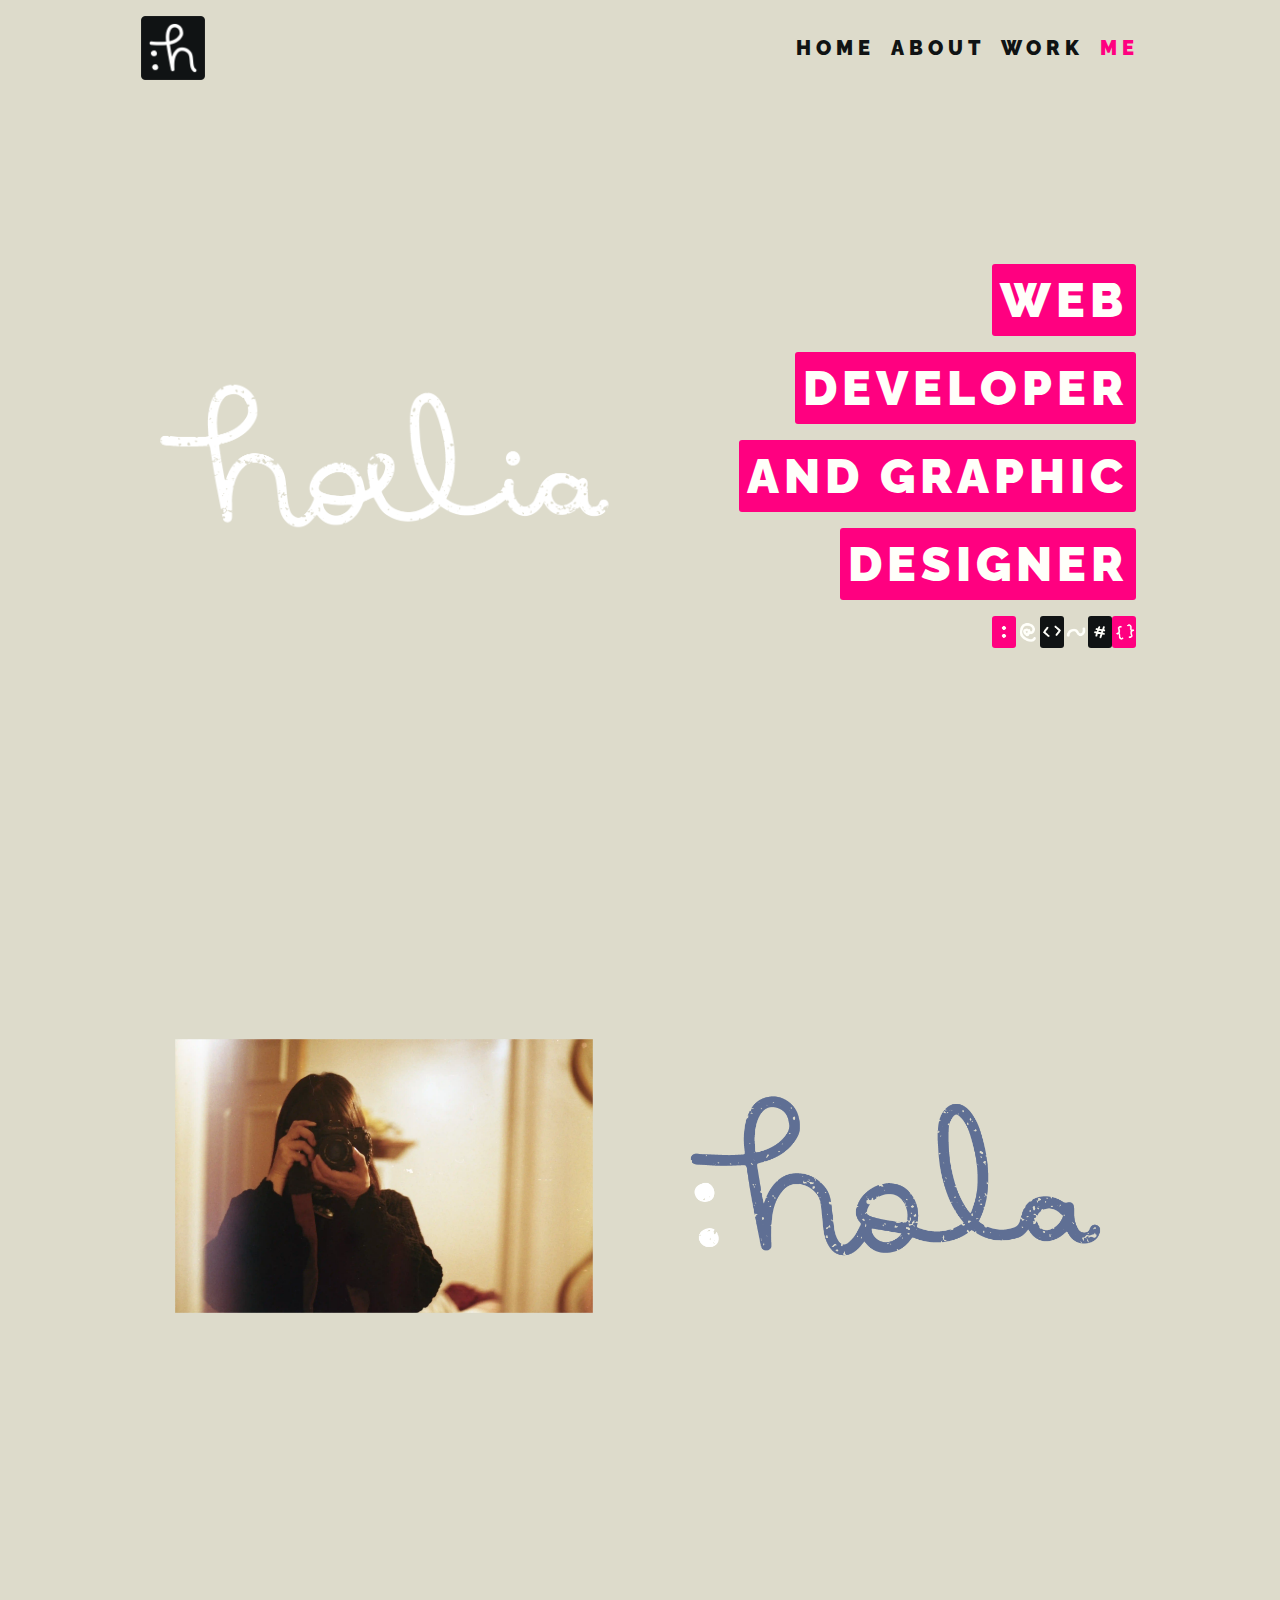
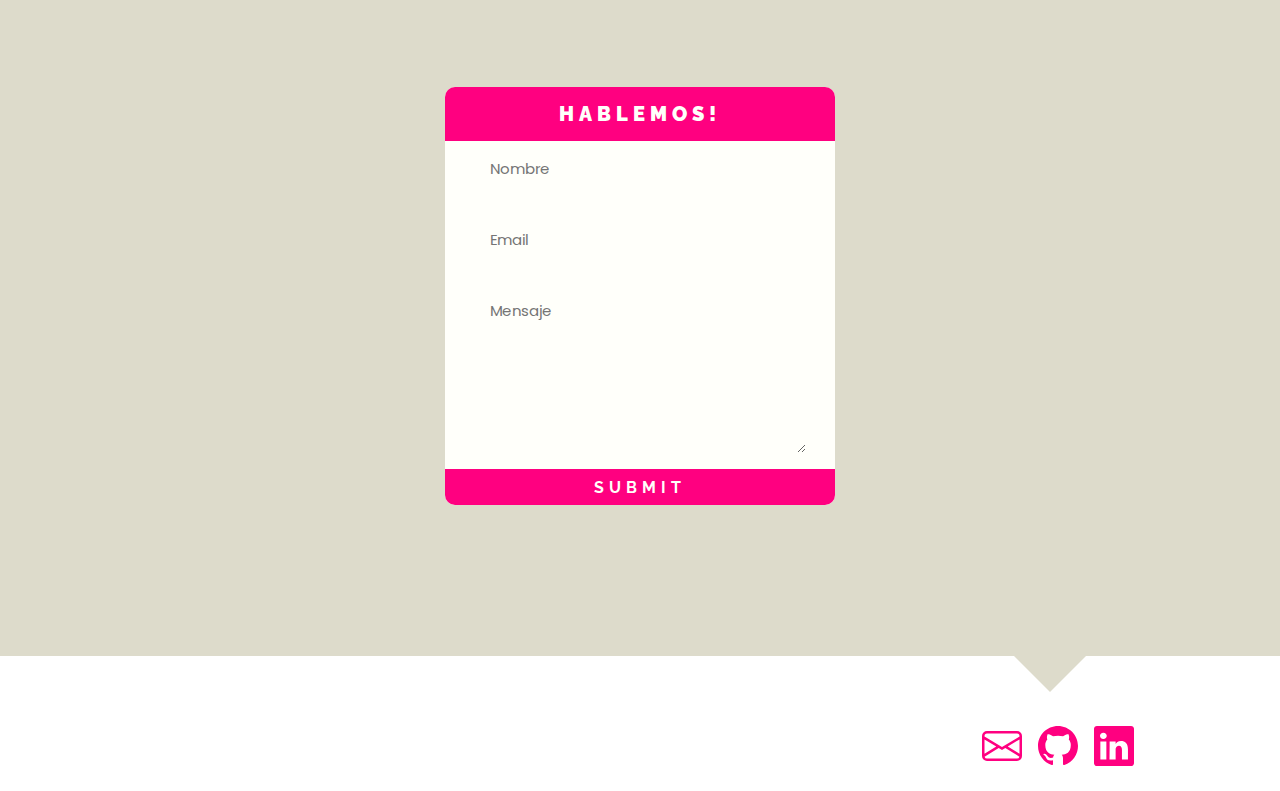
<file: index.html>
<!--
    Descripción: este archivo HTML contiene la página principal (index) de la web.
    Consta de:
    - Header
    - Main
    - Footer
-->

<!DOCTYPE html>
<html lang="es">
<head>
    <meta charset="UTF-8">
    <meta name="viewport" content="width=device-width, initial-scale=1.0">
    <title>HolaNoelia Home</title>
    <link rel="stylesheet" href="css/index.css">
    <link rel="preconnect" href="https://fonts.googleapis.com">
    <link rel="preconnect" href="https://fonts.gstatic.com" crossorigin>
    <link href="https://fonts.googleapis.com/css2?family=Poppins:wght@400;900&family=Raleway:wght@400;900&display=swap" rel="stylesheet">
    <script src="js/index.js" defer></script>
</head>
<body>

<!-- Header -->
    <header class="Header">
            <div class="Header-wrap">
                <h1 class="Header-h1">
                    <a class="Header-a" href="index.html">
                        <img src="assets/holanoelia-logo.webp" alt="Logo hola noelia" class="Header-logo">
                        <img class="Header-logohover" src="assets/holanoelia-logohover.webp" alt="Logo puntos">
                    </a>
                </h1>

                <!--Boton para menú hamburguesa de responsive-->
                    
                <button class="Header-btn">
                    <svg xmlns="http://www.w3.org/2000/svg"  fill="currentColor" class="Header-btn" viewBox="0 0 16 16">
                        <path d="M3 9.5a1.5 1.5 0 1 1 0-3 1.5 1.5 0 0 1 0 3zm5 0a1.5 1.5 0 1 1 0-3 1.5 1.5 0 0 1 0 3zm5 0a1.5 1.5 0 1 1 0-3 1.5 1.5 0 0 1 0 3z"/>
                      </svg>
                </button>

                <nav class="Header-nav">
                    <ul class="Header-ul">
                        <li class="Header-li">
                            <a class="Header-a" href="index.html">Home</a>
                        </li>
                        <li class="Header-li">
                            <a class="Header-a" href="about.html">About</a>
                        </li>
                        <li class="Header-li">
                            <a class="Header-a" href="work.html">Work</a>
                        </li>
                        <li class="Header-li">
                            <a class="Header-a" href="me.html">Me</a>
                        </li>
                    </ul>
                </nav>
            </div>           
        
    </header>

<!-- Main -->

    <main class="Main">
        <section class="Main-section">
            <h2 class="Main-h2">
                <img class="Noe-h2" src="assets/holanoelia-noelia.webp" alt="Noelia">
            </h2>
                
            <div class="Main-text">

                <!-- animación -->

                <span class="Main-decotext">Web</span>
                <span class="Main-decotext">Developer</span>
                <span class="Main-decotext">And graphic</span>
                <span class="Main-decotext">Designer</span>
                <ul class="Main-ul">
                    <li class="Main-li">
                        <img src="assets/holanoelia-dospuntos.webp" alt="Dibujo simbolo" class="Main-img Magentaone">
                    </li>
                    <li class="Main-li">
                        <img src="assets/holanoelia-arroba.webp" alt="Dibujo simbolo" class="Main-img Bg">
                    </li>
                    <li class="Main-li">
                        <img src="assets/holanoelia-menormayor.webp" alt="Dibujo simbolo" class="Main-img Blackone">
                    </li>
                    <li class="Main-li">
                        <img src="assets/holanoelia-acentoenie.webp" alt="Dibujo simbolo" class="Main-img Bg">
                    </li>
                    <li class="Main-li">
                        <img src="assets/holanoelia-hashtag.webp" alt="Dibujo simbolo" class="Main-img Blacktwo">
                    </li>
                    <li class="Main-li">
                        <img src="assets/holanoelia-llaves.webp" alt="Dibujo simbolo" class="Main-img Magentatwo">
                    </li>
                </ul>
            </div>

            <div class="Main-noeimg">
                <img class="Noe-img" src="assets/holanoelia-retrato.webp" alt="Foto noelia">
            </div>

            <h3 class="Hola-h3">
                <img src="assets/holanoelia-hola.webp" alt="Hola" class="Hola-img">
            </h3>

            <!-- Formulario -->

            <section class="Section-form">
                <div class="Section-wrap">
                    <header class="Header-form">
                        <h2 class="Form-h2">Hablemos!</h2>
                    </header>
                    <form action="enviar.php" 
                          method="post"        
                          class="Form-contact">
                        <input class="Form-noe" type="text" name="nombre" placeholder="Nombre" required>
                        <input class="Form-noe" type="email" name="email"
                        placeholder="Email" required>
                        <textarea class="Form-noe" name="mensaje" placeholder="Mensaje" cols="30" rows="6" required></textarea>
                        <input class="Form-submit" type="submit">
                     </form>
                </div>
    
            </section>
        </section>


 
    </main>

<!-- Footer -->

    <footer class="Footer">
        <div class="Footer-wrap">
            <ul class="Footer-ul">
                <li class="Footer-li">
                    <a class="Footer-li" href="mailto:hola@holanoelia.com" target="_blank">
                        <svg xmlns="http://www.w3.org/2000/svg"  fill="currentColor" class="Footer-svg" viewBox="0 0 16 16">
                            <path d="M0 4a2 2 0 0 1 2-2h12a2 2 0 0 1 2 2v8a2 2 0 0 1-2 2H2a2 2 0 0 1-2-2V4Zm2-1a1 1 0 0 0-1 1v.217l7 4.2 7-4.2V4a1 1 0 0 0-1-1H2Zm13 2.383-4.708 2.825L15 11.105V5.383Zm-.034 6.876-5.64-3.471L8 9.583l-1.326-.795-5.64 3.47A1 1 0 0 0 2 13h12a1 1 0 0 0 .966-.741ZM1 11.105l4.708-2.897L1 5.383v5.722Z"/>
                          </svg>
                    </a>
                </li>
                <li class="Footer-li">
                    <a class="Footer-li" href="https://github.com/Noelia-Ainsworth" target="_blank">
                        <svg xmlns="http://www.w3.org/2000/svg"  fill="currentColor" class="Footer-svg" viewBox="0 0 16 16">
                            <path d="M8 0C3.58 0 0 3.58 0 8c0 3.54 2.29 6.53 5.47 7.59.4.07.55-.17.55-.38 0-.19-.01-.82-.01-1.49-2.01.37-2.53-.49-2.69-.94-.09-.23-.48-.94-.82-1.13-.28-.15-.68-.52-.01-.53.63-.01 1.08.58 1.23.82.72 1.21 1.87.87 2.33.66.07-.52.28-.87.51-1.07-1.78-.2-3.64-.89-3.64-3.95 0-.87.31-1.59.82-2.15-.08-.2-.36-1.02.08-2.12 0 0 .67-.21 2.2.82.64-.18 1.32-.27 2-.27.68 0 1.36.09 2 .27 1.53-1.04 2.2-.82 2.2-.82.44 1.1.16 1.92.08 2.12.51.56.82 1.27.82 2.15 0 3.07-1.87 3.75-3.65 3.95.29.25.54.73.54 1.48 0 1.07-.01 1.93-.01 2.2 0 .21.15.46.55.38A8.012 8.012 0 0 0 16 8c0-4.42-3.58-8-8-8z"/>
                          </svg>
                    </a>
                </li>
                <li class="Footer-li">
                    <a href="https://www.linkedin.com/in/noelia-riega-riega-6100359a/" target="_blank">
                        <svg xmlns="http://www.w3.org/2000/svg"  fill="currentColor" class="Footer-svg" viewBox="0 0 16 16">
                            <path d="M0 1.146C0 .513.526 0 1.175 0h13.65C15.474 0 16 .513 16 1.146v13.708c0 .633-.526 1.146-1.175 1.146H1.175C.526 16 0 15.487 0 14.854V1.146zm4.943 12.248V6.169H2.542v7.225h2.401zm-1.2-8.212c.837 0 1.358-.554 1.358-1.248-.015-.709-.52-1.248-1.342-1.248-.822 0-1.359.54-1.359 1.248 0 .694.521 1.248 1.327 1.248h.016zm4.908 8.212V9.359c0-.216.016-.432.08-.586.173-.431.568-.878 1.232-.878.869 0 1.216.662 1.216 1.634v3.865h2.401V9.25c0-2.22-1.184-3.252-2.764-3.252-1.274 0-1.845.7-2.165 1.193v.025h-.016a5.54 5.54 0 0 1 .016-.025V6.169h-2.4c.03.678 0 7.225 0 7.225h2.4z"/>
                          </svg>
                    </a>
                </li>
                
            </ul>    
        </div>
    </footer>
</body>
</html>
</file>
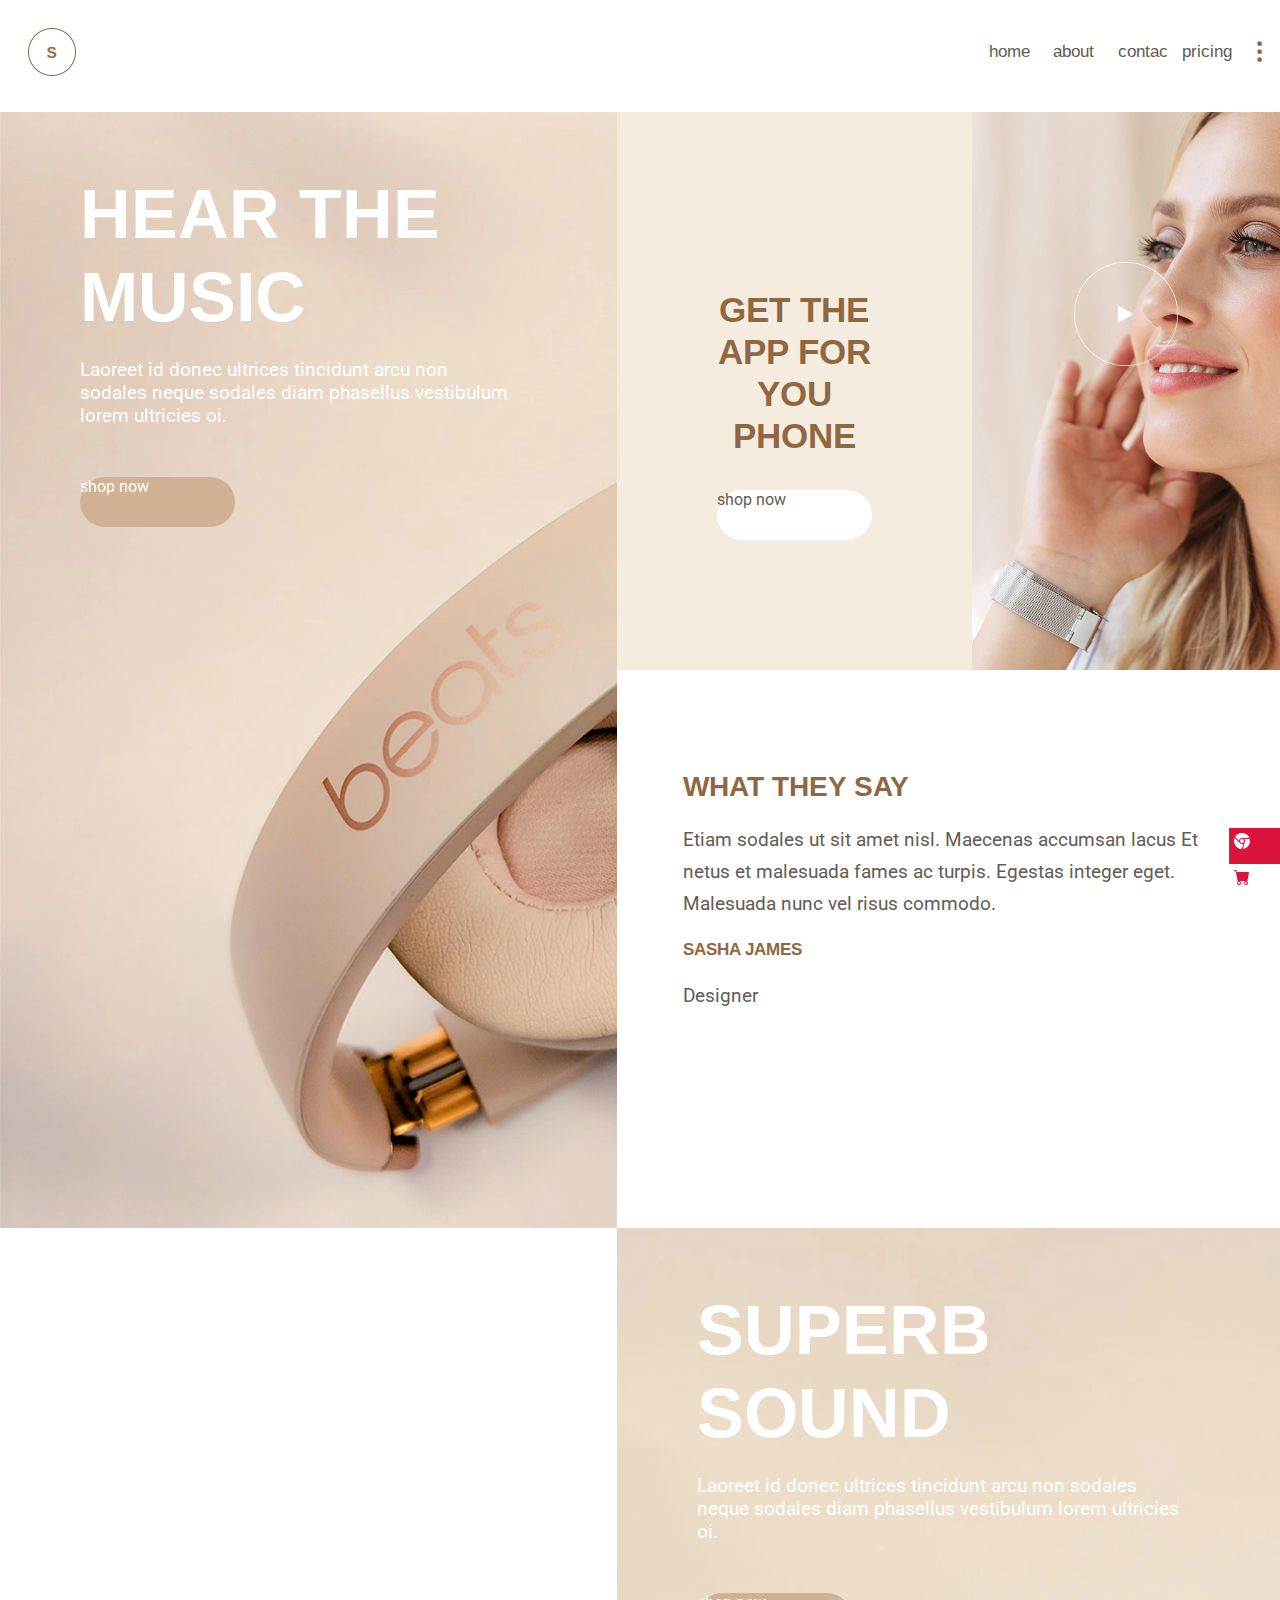
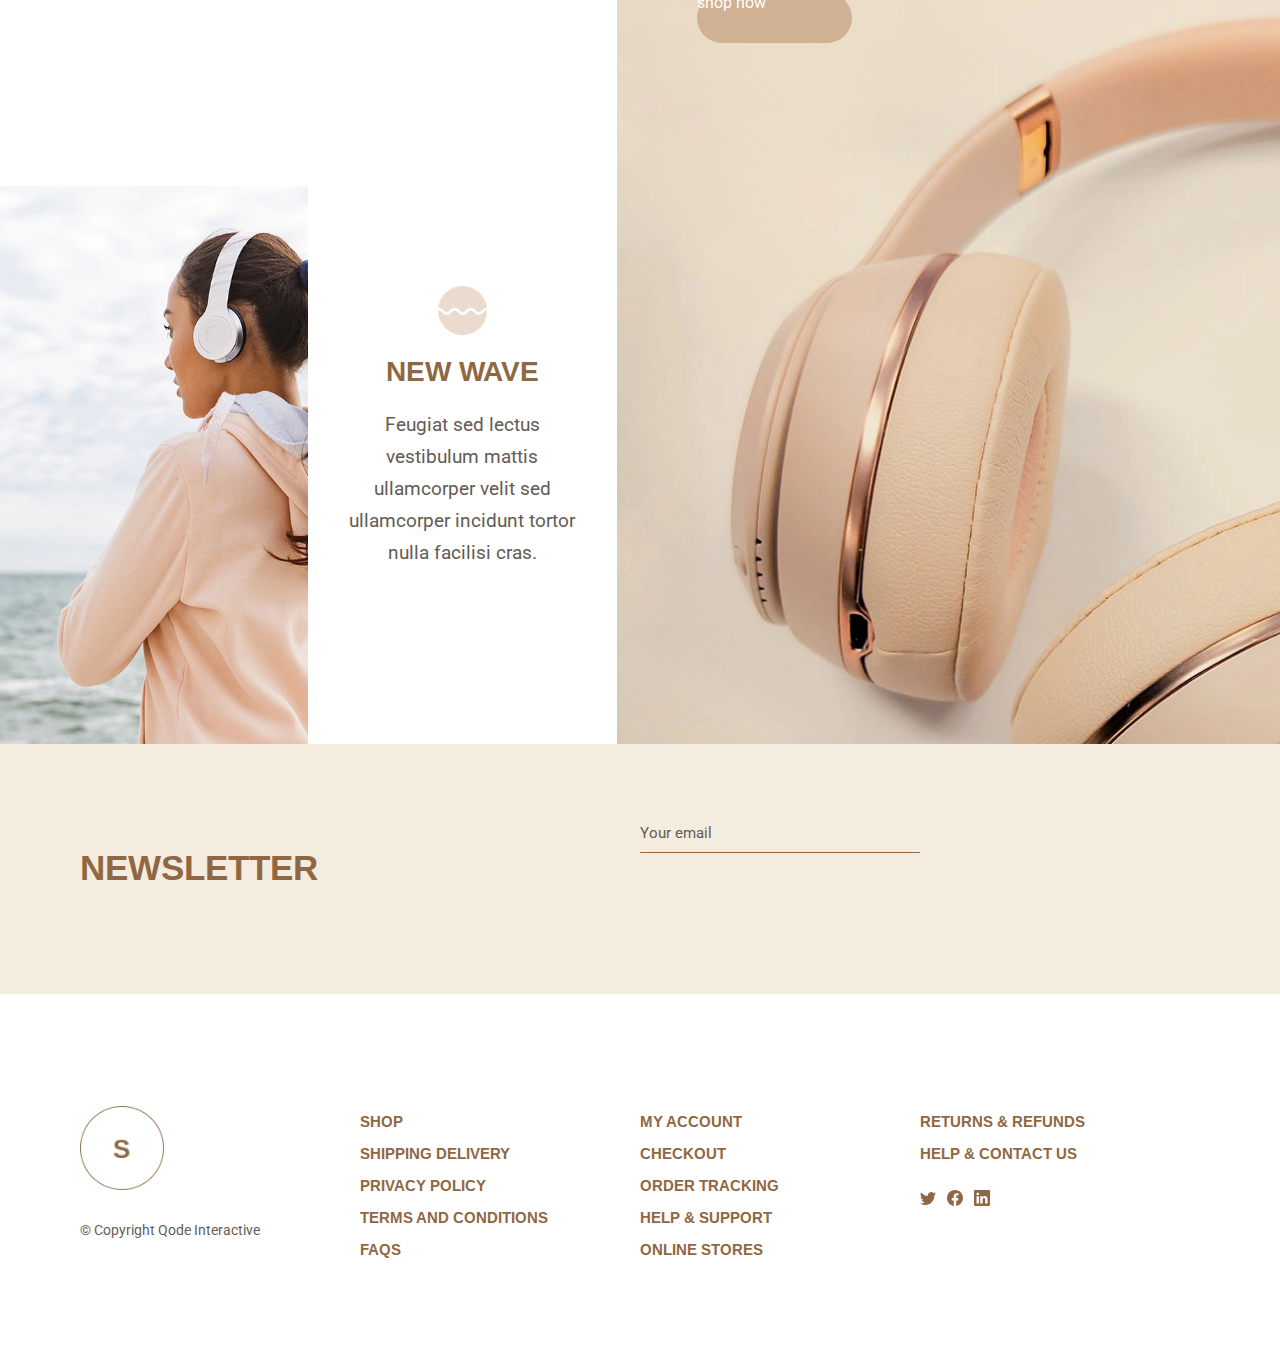
<file: beats/beats/index.html>
<!DOCTYPE html>
<html lang="en">
<head>
    <meta charset="UTF-8">
    <meta http-equiv="X-UA-Compatible" content="IE=edge">
    <meta name="viewport" content="width=device-width, initial-scale=1.0">
    <title>Beats</title>
    <link rel="stylesheet" href="css/index.css">

    <link rel="preconnect" href="https://fonts.googleapis.com">
    <link rel="preconnect" href="https://fonts.gstatic.com" crossorigin>
    <link href="https://fonts.googleapis.com/css2?family=Arimo:wght@400;700&family=Roboto&display=swap" rel="stylesheet">
</head>
<body>


    <header class="Header">
        <div class="Header-wrapper">

            <div class="Header-lineas">
                <a href="#" title="Ir a menu principal">
                    <svg xmlns="http://www.w3.org/2000/svg"  fill="currentColor" class="Header-lineas" viewBox="0 0 16 16">
                        <path fill-rule="evenodd" d="M2.5 12a.5.5 0 0 1 .5-.5h10a.5.5 0 0 1 0 1H3a.5.5 0 0 1-.5-.5zm0-4a.5.5 0 0 1 .5-.5h10a.5.5 0 0 1 0 1H3a.5.5 0 0 1-.5-.5zm0-4a.5.5 0 0 1 .5-.5h10a.5.5 0 0 1 0 1H3a.5.5 0 0 1-.5-.5z"/>
                      </svg>
                </a>
            </div>

            <nav    class="Header-left">
                <h2 class="Header-logo">
                    <a href="#" title="Volver a principal">
                        <img src="assets/logo-header.webp" class="Header-logo" alt="logo header">
                    </a>
                </h2>
            </nav>
 
            <nav class="Header-right">
                            <ul class="Header-ul">
                        <li class="Header-li">
                            <a href="#" title="Ir a home" class="Header-link">Home</a>
                        </li>
                        <li class="Header-li">
                            <a href="#" title="Ir a about" class="Header-link">About</a>
                        </li>
                        <li class="Header-li">
                            <a href="#" title="Ir a contac" class="Header-link">contac</a>
                        </li>
                        <li class="Header-li">
                            <a href="#" title="Ir a Pricing" class="Header-link">Pricing</a>
                        </li>
                    </ul>
    
                <div class="Header-puntos">
                    <a href="#" title="Ir a menu desplegable">
                        <svg xmlns="http://www.w3.org/2000/svg" fill="currentColor" class="Header-svg" viewBox="0 0 16 16">
                            <path d="M9.5 13a1.5 1.5 0 1 1-3 0 1.5 1.5 0 0 1 3 0zm0-5a1.5 1.5 0 1 1-3 0 1.5 1.5 0 0 1 3 0zm0-5a1.5 1.5 0 1 1-3 0 1.5 1.5 0 0 1 3 0z"/>
                          </svg>
                    </a>
        
                </div>
            </nav>
        </div>      
    </header>

    <main class="Main">

        <section class="Main-section Hear">
                <h1 class="Hear-h1">Hear the music</h1>
                <div class="Hear-article">
                    <p class="Hear-p">
                    Laoreet id donec ultrices tincidunt arcu non 
                    sodales neque sodales diam phasellus vestibulum 
                    lorem ultricies oi.
                    </p>
                </div>
                <div class="Hear-shop">
                    <a href="#" title="Ir shop Now">Shop now</a>
                </div>        
        </section>

        <div class="Main-section App">
            <div class="App-wrapper">
                <h2 class="App-h2">Get the app for you phone</h2>
                <div class="App-shop">
                    <a href="#" title="Ir shop Now">Shop now</a>
                </div> 
            </div>
        </div>

        <div class="Main-section Video">
            <div class="Video-button">
                <a href="#" title="Video play">
                    <img src="assets/video-button.webp" alt="Video-button">
                </a>
            </div>
        </div>

        <div class="Main-section Say">
            <div class="Say-wrapper">
                <h3 class="Say-h3">what they say</h3>
                <p class="Say-p">
                    Etiam sodales ut sit amet nisl. Maecenas 
                    accumsan lacus Et netus et malesuada fames ac turpis. 
                    Egestas integer eget. Malesuada nunc vel risus commodo.
                </p>
                <h4 class="Say-h4">Sasha james</h4>
                <p class="Say-p">Designer</p>
            </div>
        </div>

        <div class="Main-section Map">
        <div class="Map-beats">
            <iframe src="https://www.google.com/maps/embed?pb=!1m18!1m12!1m3!1d3023.4492537080787!2d-73.9908245!3d40.7301391!2m3!1f0!2f0!3f0!3m2!1i1024!2i768!4f13.1!3m3!1m2!1s0x89c2599bbf6844c5%3A0x730893b00044506!2s4%204th%20Ave%2C%20New%20York%2C%20NY%2010003%2C%20EE.%20UU.!5e0!3m2!1ses!2scl!4v1684979389531!5m2!1ses!2scl" 
            width="600" height="450" style="border:0;" 
            allowfullscreen="" loading="lazy" 
            referrerpolicy="no-referrer-when-downgrade">
            </iframe>
        </div>
    </div>

        <section class="Main-section Sound">
                <h2 class="Sound-h2">Superb sound</h2>
                <div class="Sound-article">
                    <p class="Soun-p">
                    Laoreet id donec ultrices tincidunt arcu non 
                    sodales neque sodales diam phasellus vestibulum 
                    lorem ultricies oi.
                    </p>
                </div>
                <div class="Sound-shop">
                <a href="#" title="Ir shop Now">Shop now</a>
                </div>
        </section>

        <div class="Main-section Runner"></div>

        <div class="Main-section Wave">
            <div class="Wave-article">
                <img src="/beats/assets/wave-icon.webp" alt="Wave icon" class="Wave-img">
                <h3 class="Wave-h3">New wave</h3>
                <p class="Wave-p">
                    Feugiat sed lectus vestibulum mattis 
                    ullamcorper velit sed ullamcorper incidunt 
                    tortor nulla facilisi cras.
                </p>
            </div>
        </div>
    </main>

    <section class="News">
        <h3 class="News-newsletter">Newsletter</h3>
        <form action="email" class="News-form" method="post">
            <input type="email" name="email" value="Your email">
            <input type="email" name="submit">
        </form>
    </section>

    <footer class="Footer">
        <div class="Footer-wrapper">
            <div class="Footer-uno">
                <div class="Footer-logo">
                    <a href="#" title="Logo beats">
                        <img src="/beats/assets/logo-footer.webp" alt="Logo beats"  class="Logo-footer">
                    </a>
                </div>
                <p class="Footer-copy">
                    <a href="#">© Copyright Qode Interactive</a>
                </p>
            </div>

            <div class="Footer-dos">
                <ul class="Footer-ul">
                    <li class="Footer-li">
                        <a href="#" title="">Shop</a>
                    </li>
                    <li class="Footer-li">
                        <a href="#" title="">Shipping delivery</a>
                    </li>
                    <li class="Footer-li">
                        <a href="#" title="">Privacy policy</a>
                    </li>
                    <li class="Footer-li">
                        <a href="#" title="">Terms and conditions</a>
                    </li>
                    <li class="Footer-li">
                        <a href="#" title="">Faqs</a>
                    </li>
                </ul>
            </div>

            <div class="Footer-tres">
                <ul class="Footer-ul">
                    <li class="Footer-li">
                        <a href="#" title="">My account</a>
                    </li>
                    <li class="Footer-li">
                        <a href="#" title="">Checkout</a>
                    </li>
                    <li class="Footer-li">
                        <a href="#" title="">Order tracking</a>
                    </li>
                    <li class="Footer-li">
                        <a href="#" title="">Help & support</a>
                    </li>
                    <li class="Footer-li">
                        <a href="#" title="">Online stores</a>
                    </li>
                </ul>
            </div>

            <div class="Footer-cuatro">
                <ul class="Footer-ul">
                    <li class="Footer-li">
                        <a href="#">Returns & refunds</a>
                    </li>
                    <li class="Footer-li">
                        <a href="#">Help & contact us</a>
                    </li>
                </ul>

                <div class="Footer-rrss">
                    <div class="Logo-rrss">
                        <a href="#" title="Twitter">
                            <svg xmlns="http://www.w3.org/2000/svg" width="16" height="16" fill="currentColor" class="Logo-rrss" viewBox="0 0 16 16">
                                <path d="M5.026 15c6.038 0 9.341-5.003 9.341-9.334 0-.14 0-.282-.006-.422A6.685 6.685 0 0 0 16 3.542a6.658 6.658 0 0 1-1.889.518 3.301 3.301 0 0 0 1.447-1.817 6.533 6.533 0 0 1-2.087.793A3.286 3.286 0 0 0 7.875 6.03a9.325 9.325 0 0 1-6.767-3.429 3.289 3.289 0 0 0 1.018 4.382A3.323 3.323 0 0 1 .64 6.575v.045a3.288 3.288 0 0 0 2.632 3.218 3.203 3.203 0 0 1-.865.115 3.23 3.23 0 0 1-.614-.057 3.283 3.283 0 0 0 3.067 2.277A6.588 6.588 0 0 1 .78 13.58a6.32 6.32 0 0 1-.78-.045A9.344 9.344 0 0 0 5.026 15z"/>
                              </svg>
                        </a>
                    </div>
                    <div class="Logo-rrss">
                        <a href="#" title="Facebook">
                            <svg xmlns="http://www.w3.org/2000/svg" width="16" height="16" fill="currentColor" class="Logo-rrss" viewBox="0 0 16 16">
                                <path d="M16 8.049c0-4.446-3.582-8.05-8-8.05C3.58 0-.002 3.603-.002 8.05c0 4.017 2.926 7.347 6.75 7.951v-5.625h-2.03V8.05H6.75V6.275c0-2.017 1.195-3.131 3.022-3.131.876 0 1.791.157 1.791.157v1.98h-1.009c-.993 0-1.303.621-1.303 1.258v1.51h2.218l-.354 2.326H9.25V16c3.824-.604 6.75-3.934 6.75-7.951z"/>
                              </svg>
                        </a>
                    </div>
                    <div class="Logo-rrss">
                        <a href="#" title="Linkedin">
                            <svg xmlns="http://www.w3.org/2000/svg" width="16" height="16" fill="currentColor" class="Logo-rrss" viewBox="0 0 16 16">
                                <path d="M0 1.146C0 .513.526 0 1.175 0h13.65C15.474 0 16 .513 16 1.146v13.708c0 .633-.526 1.146-1.175 1.146H1.175C.526 16 0 15.487 0 14.854V1.146zm4.943 12.248V6.169H2.542v7.225h2.401zm-1.2-8.212c.837 0 1.358-.554 1.358-1.248-.015-.709-.52-1.248-1.342-1.248-.822 0-1.359.54-1.359 1.248 0 .694.521 1.248 1.327 1.248h.016zm4.908 8.212V9.359c0-.216.016-.432.08-.586.173-.431.568-.878 1.232-.878.869 0 1.216.662 1.216 1.634v3.865h2.401V9.25c0-2.22-1.184-3.252-2.764-3.252-1.274 0-1.845.7-2.165 1.193v.025h-.016a5.54 5.54 0 0 1 .016-.025V6.169h-2.4c.03.678 0 7.225 0 7.225h2.4z"/>
                              </svg>
                        </a>
                    </div>
                </div>
            </div>
        </div>
    </footer>

    <div class="Fixed">
        <div class="Fixed-boton">
            <div class="Fixed-related">
                <svg xmlns="http://www.w3.org/2000/svg" width="16" height="16" fill="currentColor" class="Fixed-svg-related" viewBox="0 0 16 16">
                    <path fill-rule="evenodd" d="M16 8a8.001 8.001 0 0 1-7.022 7.94l1.902-7.098a2.995 2.995 0 0 0 .05-1.492A2.977 2.977 0 0 0 10.237 6h5.511A8 8 0 0 1 16 8ZM0 8a8 8 0 0 0 7.927 8l1.426-5.321a2.978 2.978 0 0 1-.723.255 2.979 2.979 0 0 1-1.743-.147 2.986 2.986 0 0 1-1.043-.7L.633 4.876A7.975 7.975 0 0 0 0 8Zm5.004-.167L1.108 3.936A8.003 8.003 0 0 1 15.418 5H8.066a2.979 2.979 0 0 0-1.252.243 2.987 2.987 0 0 0-1.81 2.59ZM8 10a2 2 0 1 0 0-4 2 2 0 0 0 0 4Z"/>
                </svg>
                <a href="#" class="Fixed-related"></a>
            </div>
        
            <div class="Fixed-buy">
                <svg xmlns="http://www.w3.org/2000/svg" width="16" height="16" fill="currentColor" class="Fixed-svg-buy" viewBox="0 0 16 16">
                    <path d="M0 1.5A.5.5 0 0 1 .5 1H2a.5.5 0 0 1 .485.379L2.89 3H14.5a.5.5 0 0 1 .491.592l-1.5 8A.5.5 0 0 1 13 12H4a.5.5 0 0 1-.491-.408L2.01 3.607 1.61 2H.5a.5.5 0 0 1-.5-.5zM5 12a2 2 0 1 0 0 4 2 2 0 0 0 0-4zm7 0a2 2 0 1 0 0 4 2 2 0 0 0 0-4zm-7 1a1 1 0 1 1 0 2 1 1 0 0 1 0-2zm7 0a1 1 0 1 1 0 2 1 1 0 0 1 0-2z"/>
                </svg>
                <a href="#" class="Fixed-buy"></a>
            </div>
        </div>
    </div>

</body>
</html>
</file>
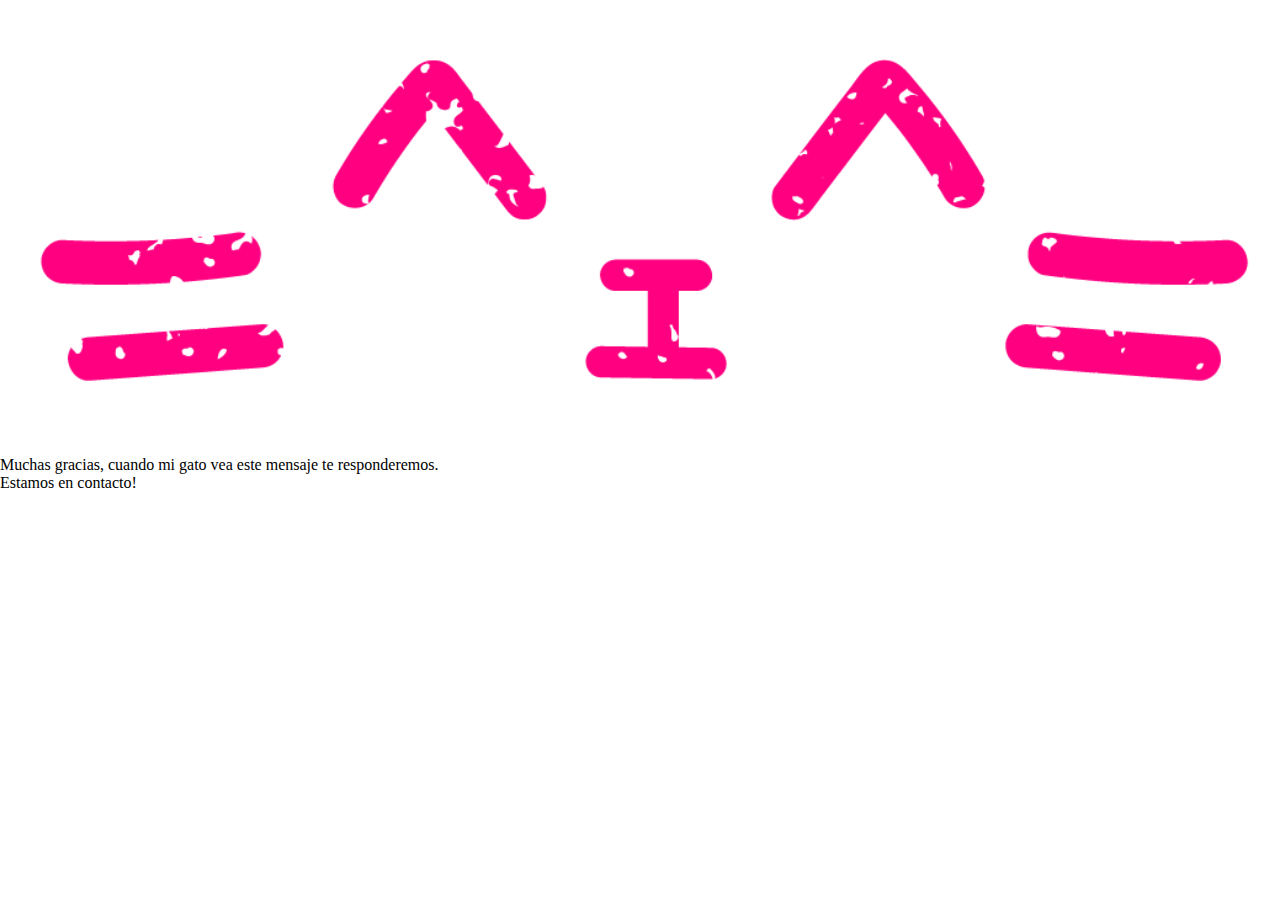
<file: arigatitos.html>
<!DOCTYPE html>
<html lang="es">
<head>
    <meta charset="UTF-8">
    <meta name="viewport" content="width=device-width, initial-scale=1.0">
    <title>Arigatitos</title>
    <link rel="icon" type="image/png" href="assets/holanoelia-logofavicon.png">
    <link rel="stylesheet" href="css/index.css">
    <link rel="preconnect" href="https://fonts.googleapis.com">
    <link rel="preconnect" href="https://fonts.gstatic.com" crossorigin>
    <link href="https://fonts.googleapis.com/css2?family=Poppins:wght@400;900&family=Raleway:wght@400;900&display=swap" rel="stylesheet">
</head>

<!--
    Descripción: este archivo HTML contiene la página Arigatitos de la web.
    Consta de:
    - Un mensaje de agradecimiento por rellenar y enviar datos a través del formulario de contacto
-->

<body>

    <div class="Arigatitos">
        <img src="assets/holanoelia-gatito.webp" alt="Gatito" class="Gatito-img">
        <p class="Gatito-p">
            Muchas gracias, cuando mi gato vea este mensaje te responderemos.
        </p>
        <span class="Gatito-span">
            Estamos en contacto!
        </span>
    </div>
    
</body>
</html>
</file>
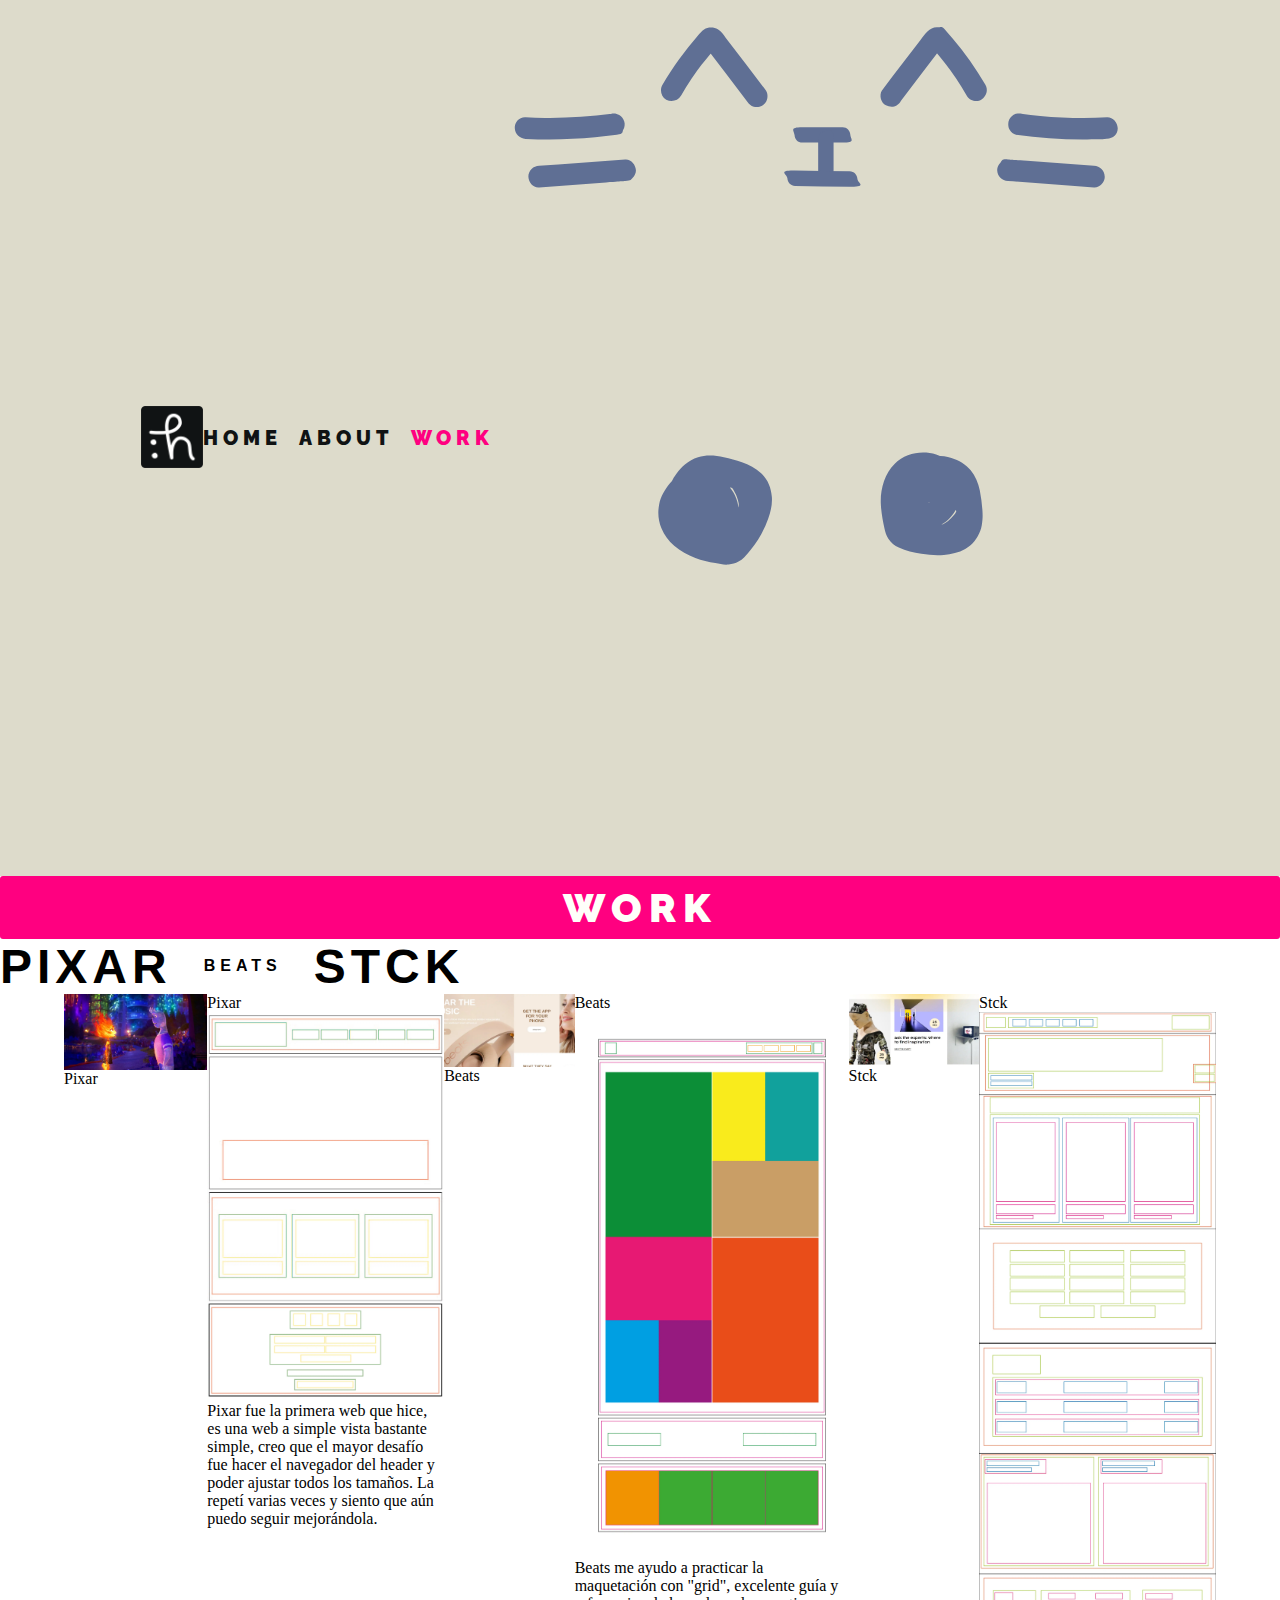
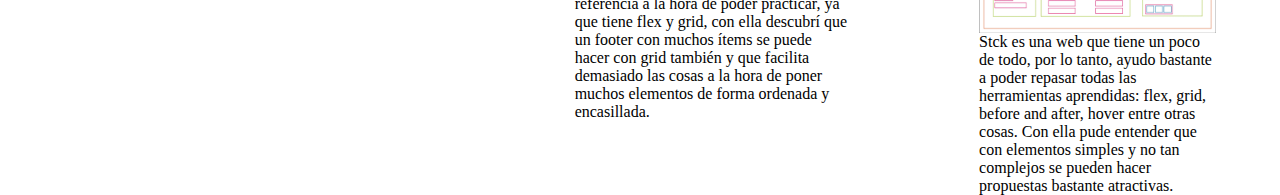
<file: work.html>
<!DOCTYPE html>
<html lang="es">
<head>
    <meta charset="UTF-8">
    <meta name="viewport" content="width=device-width, initial-scale=1.0">
    <title>Hola Noelia Work</title>
    <link rel="stylesheet" href="css/index.css">
    <link rel="preconnect" href="https://fonts.googleapis.com">
    <link rel="preconnect" href="https://fonts.gstatic.com" crossorigin>
    <link href="https://fonts.googleapis.com/css2?family=Raleway&display=swap" rel="stylesheet">
    <link rel="preconnect" href="https://fonts.googleapis.com">
    <link rel="preconnect" href="https://fonts.gstatic.com" crossorigin>
    <link href="https://fonts.googleapis.com/css2?family=Merriweather:ital@1&display=swap" rel="stylesheet">
</head>

<body>
    <header class="Header">
        <div class="Header-wrap">
            <h1 class="Header-h1">
                <a class="Header-a" href="index.html">
                    <img src="assets/holanoelia-logo.webp" alt="Logo hola noelia" class="Header-logo">
                    <img class="Header-logohover" src="assets/holanoelia-logohover.webp" alt="Logo puntos">
                </a>
            </h1>
    
            <ul class="Header-ul">
                <li class="Header-li">
                    <a class="Header-a" href="index.html">Home</a>
                </li>
                <li class="Header-li">
                    <a class="Header-a" href="about.html">About</a>
                </li>
                <li class="Header-li">
                    <a class="Header-a" href="work.html">Work</a>
                </li>
            </ul>

            <button class="Header-btn">
                <svg xmlns="http://www.w3.org/2000/svg"  fill="currentColor" class="Header-btn" viewBox="0 0 16 16">
                    <path d="M3 9.5a1.5 1.5 0 1 1 0-3 1.5 1.5 0 0 1 0 3zm5 0a1.5 1.5 0 1 1 0-3 1.5 1.5 0 0 1 0 3zm5 0a1.5 1.5 0 1 1 0-3 1.5 1.5 0 0 1 0 3z"/>
                  </svg>
            </button>

            <div class="Header-cat">
                <a class="Header-a" href="me.html">
                    <img class="Cat-normal" src="assets/holanoelia-catnormal.svg" alt="Cat normal">
                    <img class="Cat-hover"  src="assets/holanoelia-cathover.svg" alt="Cat ojos">
                </a>
            </div>

        </div>
    </header>

    <Main class="Work-main"> 
        <nav class="Work-nav">
            <h2 class="Work-h2">Work</h2>
            <ul class="Work-ul">
                <li class="Work-li">Pixar</li>
                <li class="Work-li">Beats</li>
                <li class="Work-li">Stck</li>
            </ul>
        </nav>

        <div class="Work-webs">
            <article class="Work-article">
                <a class="Work-a " href="#">
                    <img src="assets/imgpixar.webp" alt="Imagen pixar" class="Work-img">
                    <h3 class="Work-h3">Pixar</h3>
                </a>
            </article>
    
            <article class="Work-info">
                <h4 class="Info-h4">Pixar</h4>
                <ul class="Info-ul">
                    <li class="Info-li">
                        <img   class="Info-img"  src="assets/maqueta-pixar.webp" alt="Maqueta pixar">
                    </li>
                    <li class="Info-li">
                        <p class="Info-p">Pixar fue la primera web que hice, es una web a simple vista bastante simple, creo que el mayor desafío fue hacer el navegador del header y poder ajustar todos los tamaños. La repetí varias veces y siento que aún puedo seguir mejorándola.</p>
                    </li>
                </ul>
            </article>

            <article class="Work-article">
                <a class="Work-a " href="#">
                    <img src="assets/beats.webp" alt="" class="Work-img">
                    <h3 class="Work-h3">Beats</h3>
                </a>
            </article>
    
            <article class="Work-info">
                <h4 class="Info-h4">Beats</h4>
                <ul class="Info-ul">
                    <li class="Info-li">
                        <img class="Info-img" src="assets/maqueta-beats.webp" alt="">
                    </li>
                    <li class="Info-li">
                        <p class="Info-p">Beats me ayudo a practicar la maquetación con "grid", excelente guía y referencia a la hora de poder practicar, ya que tiene flex y grid, con ella descubrí que un footer con muchos ítems se puede hacer con grid también y que facilita demasiado las cosas a la hora de poner muchos elementos de forma ordenada y encasillada.</p>
                    </li>
                </ul>
            </article>
            <article class="Work-article">
                <a class="Work-a " href="#">
                    <img src="assets/stck.webp" alt="" class="Work-img">
                    <h3 class="Work-h3">Stck</h3>
                </a>
            </article>
    
            <article class="Work-info">
                <h4 class="Info-h4">Stck</h4>
                <ul class="Info-ul">
                    <li class="Info-li">
                        <img class="Info-img" src="assets/maqueta-stck.webp" alt="">
                    </li>
                    <li class="Info-li">
                        <p class="Info-p">Stck es una web que tiene un poco de todo, por lo tanto, ayudo bastante a poder repasar todas las herramientas aprendidas: flex, grid, before and after, hover entre otras cosas. Con ella pude entender que con elementos simples y no tan complejos se pueden hacer propuestas bastante atractivas. </p>
                    </li>
                </ul>
            </article>
    
        </div>
    </Main>
    
</body>
</html>
</file>
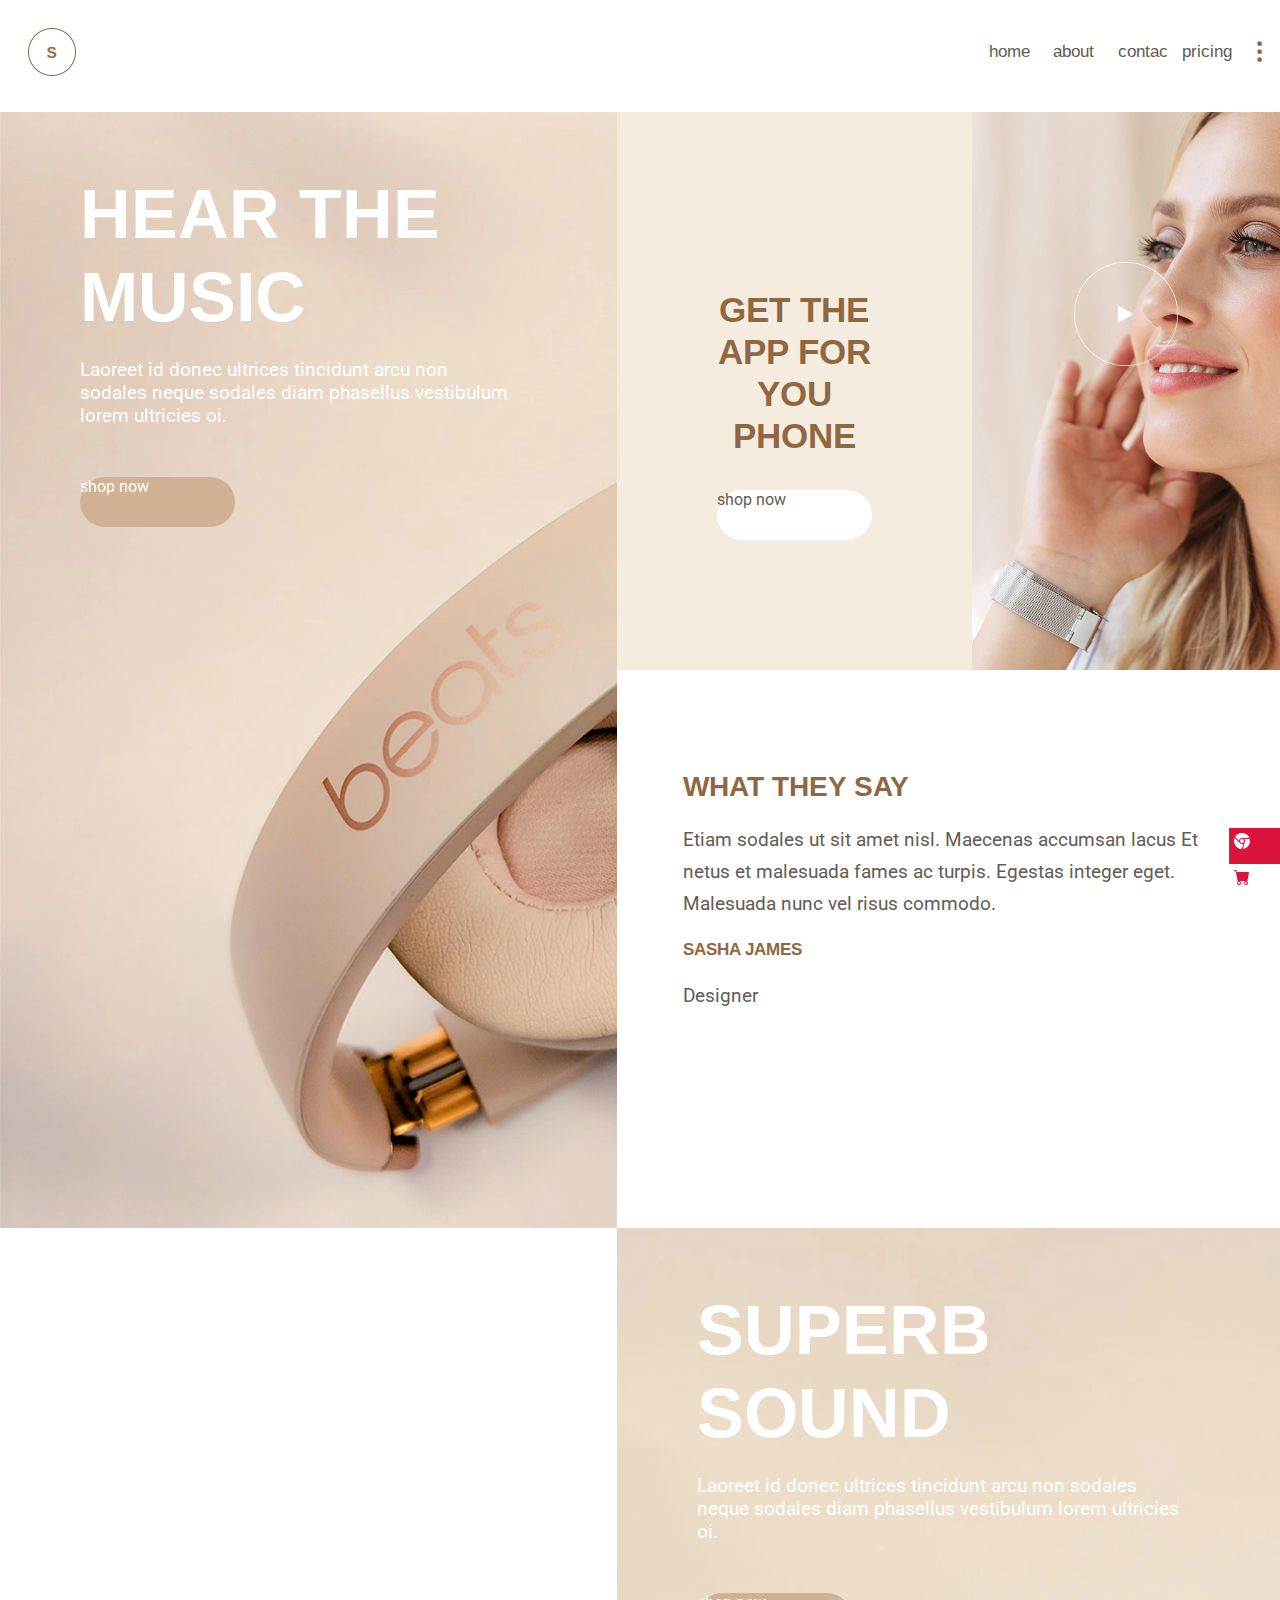
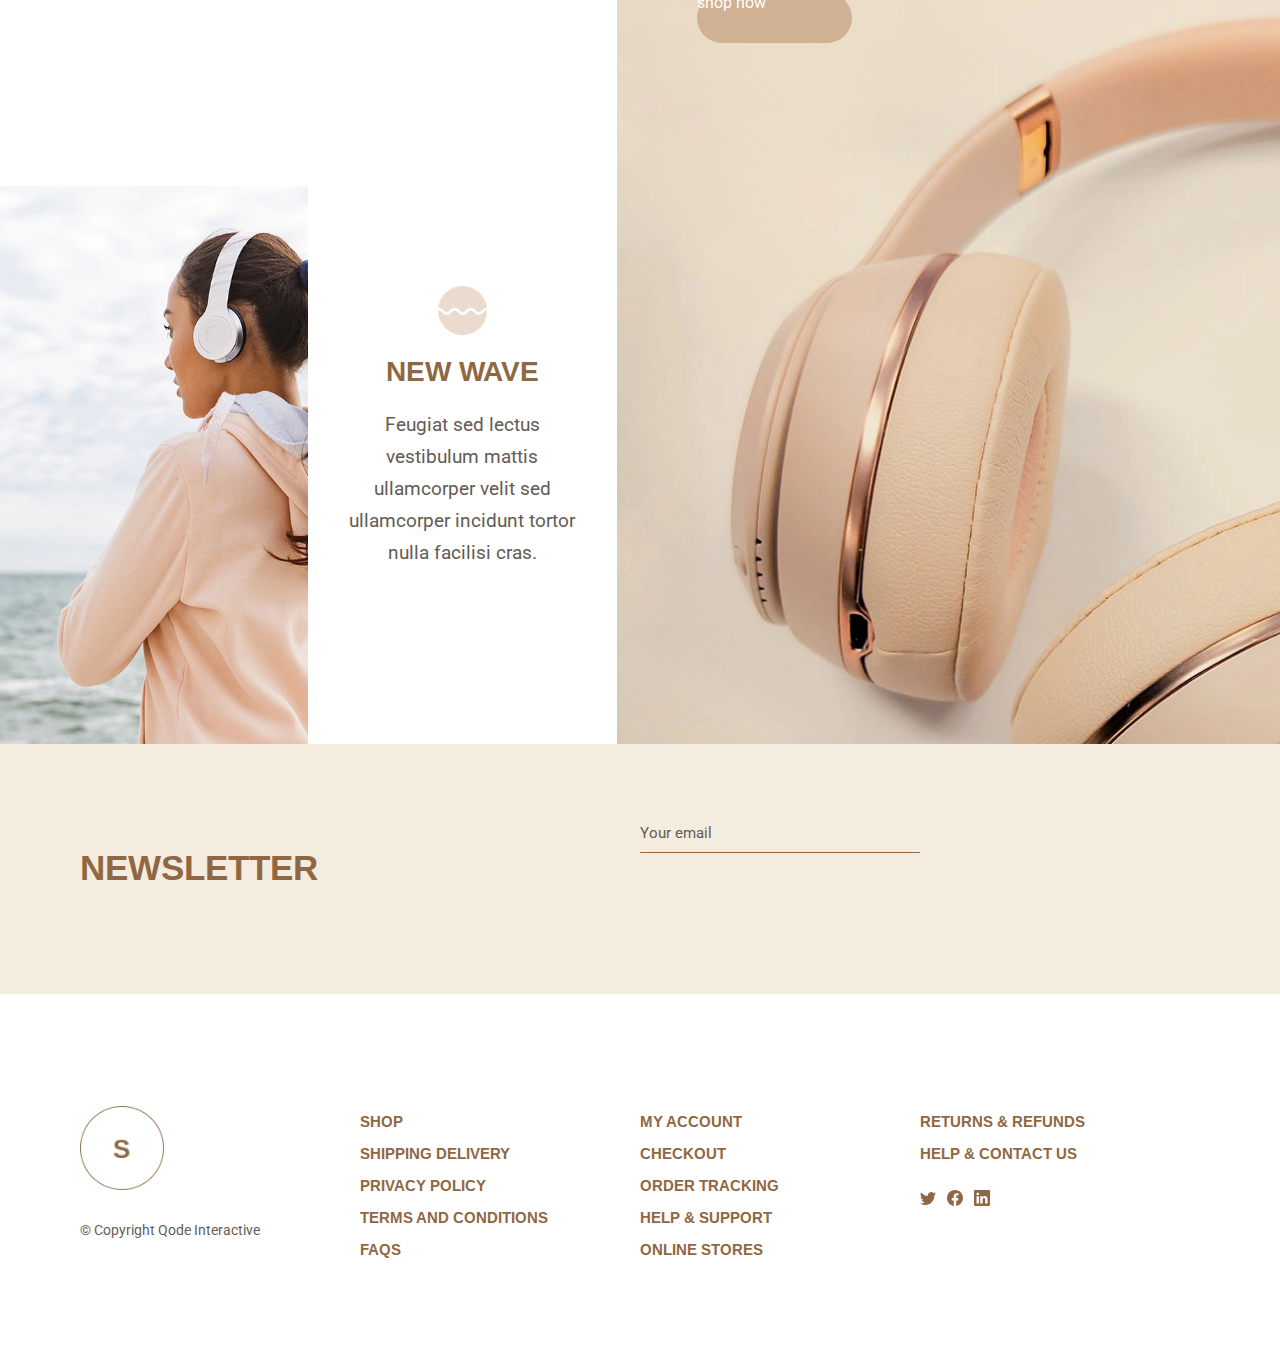
<file: beats/beats.html>
<!DOCTYPE html>
<html lang="en">
<head>
    <meta charset="UTF-8">
    <meta http-equiv="X-UA-Compatible" content="IE=edge">
    <meta name="viewport" content="width=device-width, initial-scale=1.0">
    <title>Beats</title>
    <link rel="stylesheet" href="css/index.css">
    <link rel="icon" type="image/png" href="assets/holanoelia-logofavicon.png">
    <link rel="preconnect" href="https://fonts.googleapis.com">
    <link rel="preconnect" href="https://fonts.gstatic.com" crossorigin>
    <link href="https://fonts.googleapis.com/css2?family=Arimo:wght@400;700&family=Roboto&display=swap" rel="stylesheet">
</head>
<body>


    <header class="Header">
        <div class="Header-wrapper">

            <div class="Header-lineas">
                <a href="#" title="Ir a menu principal">
                    <svg xmlns="http://www.w3.org/2000/svg"  fill="currentColor" class="Header-lineas" viewBox="0 0 16 16">
                        <path fill-rule="evenodd" d="M2.5 12a.5.5 0 0 1 .5-.5h10a.5.5 0 0 1 0 1H3a.5.5 0 0 1-.5-.5zm0-4a.5.5 0 0 1 .5-.5h10a.5.5 0 0 1 0 1H3a.5.5 0 0 1-.5-.5zm0-4a.5.5 0 0 1 .5-.5h10a.5.5 0 0 1 0 1H3a.5.5 0 0 1-.5-.5z"/>
                      </svg>
                </a>
            </div>

            <nav    class="Header-left">
                <h2 class="Header-logo">
                    <a href="#" title="Volver a principal">
                        <img src="assets/logo-header.webp" class="Header-logo" alt="logo header">
                    </a>
                </h2>
            </nav>
 
            <nav class="Header-right">
                            <ul class="Header-ul">
                        <li class="Header-li">
                            <a href="#" title="Ir a home" class="Header-link">Home</a>
                        </li>
                        <li class="Header-li">
                            <a href="#" title="Ir a about" class="Header-link">About</a>
                        </li>
                        <li class="Header-li">
                            <a href="#" title="Ir a contac" class="Header-link">contac</a>
                        </li>
                        <li class="Header-li">
                            <a href="#" title="Ir a Pricing" class="Header-link">Pricing</a>
                        </li>
                    </ul>
    
                <div class="Header-puntos">
                    <a href="#" title="Ir a menu desplegable">
                        <svg xmlns="http://www.w3.org/2000/svg" fill="currentColor" class="Header-svg" viewBox="0 0 16 16">
                            <path d="M9.5 13a1.5 1.5 0 1 1-3 0 1.5 1.5 0 0 1 3 0zm0-5a1.5 1.5 0 1 1-3 0 1.5 1.5 0 0 1 3 0zm0-5a1.5 1.5 0 1 1-3 0 1.5 1.5 0 0 1 3 0z"/>
                          </svg>
                    </a>
        
                </div>
            </nav>
        </div>      
    </header>

    <main class="Main">

        <section class="Main-section Hear">
                <h1 class="Hear-h1">Hear the music</h1>
                <div class="Hear-article">
                    <p class="Hear-p">
                    Laoreet id donec ultrices tincidunt arcu non 
                    sodales neque sodales diam phasellus vestibulum 
                    lorem ultricies oi.
                    </p>
                </div>
                <div class="Hear-shop">
                    <a href="#" title="Ir shop Now">Shop now</a>
                </div>        
        </section>

        <div class="Main-section App">
            <div class="App-wrapper">
                <h2 class="App-h2">Get the app for you phone</h2>
                <div class="App-shop">
                    <a href="#" title="Ir shop Now">Shop now</a>
                </div> 
            </div>
        </div>

        <div class="Main-section Video">
            <div class="Video-button">
                <a href="#" title="Video play">
                    <img src="assets/video-button.webp" alt="Video-button">
                </a>
            </div>
        </div>

        <div class="Main-section Say">
            <div class="Say-wrapper">
                <h3 class="Say-h3">what they say</h3>
                <p class="Say-p">
                    Etiam sodales ut sit amet nisl. Maecenas 
                    accumsan lacus Et netus et malesuada fames ac turpis. 
                    Egestas integer eget. Malesuada nunc vel risus commodo.
                </p>
                <h4 class="Say-h4">Sasha james</h4>
                <p class="Say-p">Designer</p>
            </div>
        </div>

        <div class="Main-section Map">
        <div class="Map-beats">
            <iframe src="https://www.google.com/maps/embed?pb=!1m18!1m12!1m3!1d3023.4492537080787!2d-73.9908245!3d40.7301391!2m3!1f0!2f0!3f0!3m2!1i1024!2i768!4f13.1!3m3!1m2!1s0x89c2599bbf6844c5%3A0x730893b00044506!2s4%204th%20Ave%2C%20New%20York%2C%20NY%2010003%2C%20EE.%20UU.!5e0!3m2!1ses!2scl!4v1684979389531!5m2!1ses!2scl" 
            width="600" height="450" style="border:0;" 
            allowfullscreen="" loading="lazy" 
            referrerpolicy="no-referrer-when-downgrade">
            </iframe>
        </div>
    </div>

        <section class="Main-section Sound">
                <h2 class="Sound-h2">Superb sound</h2>
                <div class="Sound-article">
                    <p class="Soun-p">
                    Laoreet id donec ultrices tincidunt arcu non 
                    sodales neque sodales diam phasellus vestibulum 
                    lorem ultricies oi.
                    </p>
                </div>
                <div class="Sound-shop">
                <a href="#" title="Ir shop Now">Shop now</a>
                </div>
        </section>

        <div class="Main-section Runner"></div>

        <div class="Main-section Wave">
            <div class="Wave-article">
                <img src="/beats/assets/wave-icon.webp" alt="Wave icon" class="Wave-img">
                <h3 class="Wave-h3">New wave</h3>
                <p class="Wave-p">
                    Feugiat sed lectus vestibulum mattis 
                    ullamcorper velit sed ullamcorper incidunt 
                    tortor nulla facilisi cras.
                </p>
            </div>
        </div>
    </main>

    <section class="News">
        <h3 class="News-newsletter">Newsletter</h3>
        <form action="email" class="News-form" method="post">
            <input type="email" name="email" value="Your email">
            <input type="email" name="submit">
        </form>
    </section>

    <footer class="Footer">
        <div class="Footer-wrapper">
            <div class="Footer-uno">
                <div class="Footer-logo">
                    <a href="#" title="Logo beats">
                        <img src="/beats/assets/logo-footer.webp" alt="Logo beats"  class="Logo-footer">
                    </a>
                </div>
                <p class="Footer-copy">
                    <a href="#">© Copyright Qode Interactive</a>
                </p>
            </div>

            <div class="Footer-dos">
                <ul class="Footer-ul">
                    <li class="Footer-li">
                        <a href="#" title="">Shop</a>
                    </li>
                    <li class="Footer-li">
                        <a href="#" title="">Shipping delivery</a>
                    </li>
                    <li class="Footer-li">
                        <a href="#" title="">Privacy policy</a>
                    </li>
                    <li class="Footer-li">
                        <a href="#" title="">Terms and conditions</a>
                    </li>
                    <li class="Footer-li">
                        <a href="#" title="">Faqs</a>
                    </li>
                </ul>
            </div>

            <div class="Footer-tres">
                <ul class="Footer-ul">
                    <li class="Footer-li">
                        <a href="#" title="">My account</a>
                    </li>
                    <li class="Footer-li">
                        <a href="#" title="">Checkout</a>
                    </li>
                    <li class="Footer-li">
                        <a href="#" title="">Order tracking</a>
                    </li>
                    <li class="Footer-li">
                        <a href="#" title="">Help & support</a>
                    </li>
                    <li class="Footer-li">
                        <a href="#" title="">Online stores</a>
                    </li>
                </ul>
            </div>

            <div class="Footer-cuatro">
                <ul class="Footer-ul">
                    <li class="Footer-li">
                        <a href="#">Returns & refunds</a>
                    </li>
                    <li class="Footer-li">
                        <a href="#">Help & contact us</a>
                    </li>
                </ul>

                <div class="Footer-rrss">
                    <div class="Logo-rrss">
                        <a href="#" title="Twitter">
                            <svg xmlns="http://www.w3.org/2000/svg" width="16" height="16" fill="currentColor" class="Logo-rrss" viewBox="0 0 16 16">
                                <path d="M5.026 15c6.038 0 9.341-5.003 9.341-9.334 0-.14 0-.282-.006-.422A6.685 6.685 0 0 0 16 3.542a6.658 6.658 0 0 1-1.889.518 3.301 3.301 0 0 0 1.447-1.817 6.533 6.533 0 0 1-2.087.793A3.286 3.286 0 0 0 7.875 6.03a9.325 9.325 0 0 1-6.767-3.429 3.289 3.289 0 0 0 1.018 4.382A3.323 3.323 0 0 1 .64 6.575v.045a3.288 3.288 0 0 0 2.632 3.218 3.203 3.203 0 0 1-.865.115 3.23 3.23 0 0 1-.614-.057 3.283 3.283 0 0 0 3.067 2.277A6.588 6.588 0 0 1 .78 13.58a6.32 6.32 0 0 1-.78-.045A9.344 9.344 0 0 0 5.026 15z"/>
                              </svg>
                        </a>
                    </div>
                    <div class="Logo-rrss">
                        <a href="#" title="Facebook">
                            <svg xmlns="http://www.w3.org/2000/svg" width="16" height="16" fill="currentColor" class="Logo-rrss" viewBox="0 0 16 16">
                                <path d="M16 8.049c0-4.446-3.582-8.05-8-8.05C3.58 0-.002 3.603-.002 8.05c0 4.017 2.926 7.347 6.75 7.951v-5.625h-2.03V8.05H6.75V6.275c0-2.017 1.195-3.131 3.022-3.131.876 0 1.791.157 1.791.157v1.98h-1.009c-.993 0-1.303.621-1.303 1.258v1.51h2.218l-.354 2.326H9.25V16c3.824-.604 6.75-3.934 6.75-7.951z"/>
                              </svg>
                        </a>
                    </div>
                    <div class="Logo-rrss">
                        <a href="#" title="Linkedin">
                            <svg xmlns="http://www.w3.org/2000/svg" width="16" height="16" fill="currentColor" class="Logo-rrss" viewBox="0 0 16 16">
                                <path d="M0 1.146C0 .513.526 0 1.175 0h13.65C15.474 0 16 .513 16 1.146v13.708c0 .633-.526 1.146-1.175 1.146H1.175C.526 16 0 15.487 0 14.854V1.146zm4.943 12.248V6.169H2.542v7.225h2.401zm-1.2-8.212c.837 0 1.358-.554 1.358-1.248-.015-.709-.52-1.248-1.342-1.248-.822 0-1.359.54-1.359 1.248 0 .694.521 1.248 1.327 1.248h.016zm4.908 8.212V9.359c0-.216.016-.432.08-.586.173-.431.568-.878 1.232-.878.869 0 1.216.662 1.216 1.634v3.865h2.401V9.25c0-2.22-1.184-3.252-2.764-3.252-1.274 0-1.845.7-2.165 1.193v.025h-.016a5.54 5.54 0 0 1 .016-.025V6.169h-2.4c.03.678 0 7.225 0 7.225h2.4z"/>
                              </svg>
                        </a>
                    </div>
                </div>
            </div>
        </div>
    </footer>

    <div class="Fixed">
        <div class="Fixed-boton">
            <div class="Fixed-related">
                <svg xmlns="http://www.w3.org/2000/svg" width="16" height="16" fill="currentColor" class="Fixed-svg-related" viewBox="0 0 16 16">
                    <path fill-rule="evenodd" d="M16 8a8.001 8.001 0 0 1-7.022 7.94l1.902-7.098a2.995 2.995 0 0 0 .05-1.492A2.977 2.977 0 0 0 10.237 6h5.511A8 8 0 0 1 16 8ZM0 8a8 8 0 0 0 7.927 8l1.426-5.321a2.978 2.978 0 0 1-.723.255 2.979 2.979 0 0 1-1.743-.147 2.986 2.986 0 0 1-1.043-.7L.633 4.876A7.975 7.975 0 0 0 0 8Zm5.004-.167L1.108 3.936A8.003 8.003 0 0 1 15.418 5H8.066a2.979 2.979 0 0 0-1.252.243 2.987 2.987 0 0 0-1.81 2.59ZM8 10a2 2 0 1 0 0-4 2 2 0 0 0 0 4Z"/>
                </svg>
                <a href="#" class="Fixed-related"></a>
            </div>
        
            <div class="Fixed-buy">
                <svg xmlns="http://www.w3.org/2000/svg" width="16" height="16" fill="currentColor" class="Fixed-svg-buy" viewBox="0 0 16 16">
                    <path d="M0 1.5A.5.5 0 0 1 .5 1H2a.5.5 0 0 1 .485.379L2.89 3H14.5a.5.5 0 0 1 .491.592l-1.5 8A.5.5 0 0 1 13 12H4a.5.5 0 0 1-.491-.408L2.01 3.607 1.61 2H.5a.5.5 0 0 1-.5-.5zM5 12a2 2 0 1 0 0 4 2 2 0 0 0 0-4zm7 0a2 2 0 1 0 0 4 2 2 0 0 0 0-4zm-7 1a1 1 0 1 1 0 2 1 1 0 0 1 0-2zm7 0a1 1 0 1 1 0 2 1 1 0 0 1 0-2z"/>
                </svg>
                <a href="#" class="Fixed-buy"></a>
            </div>
        </div>
    </div>

</body>
</html>
</file>
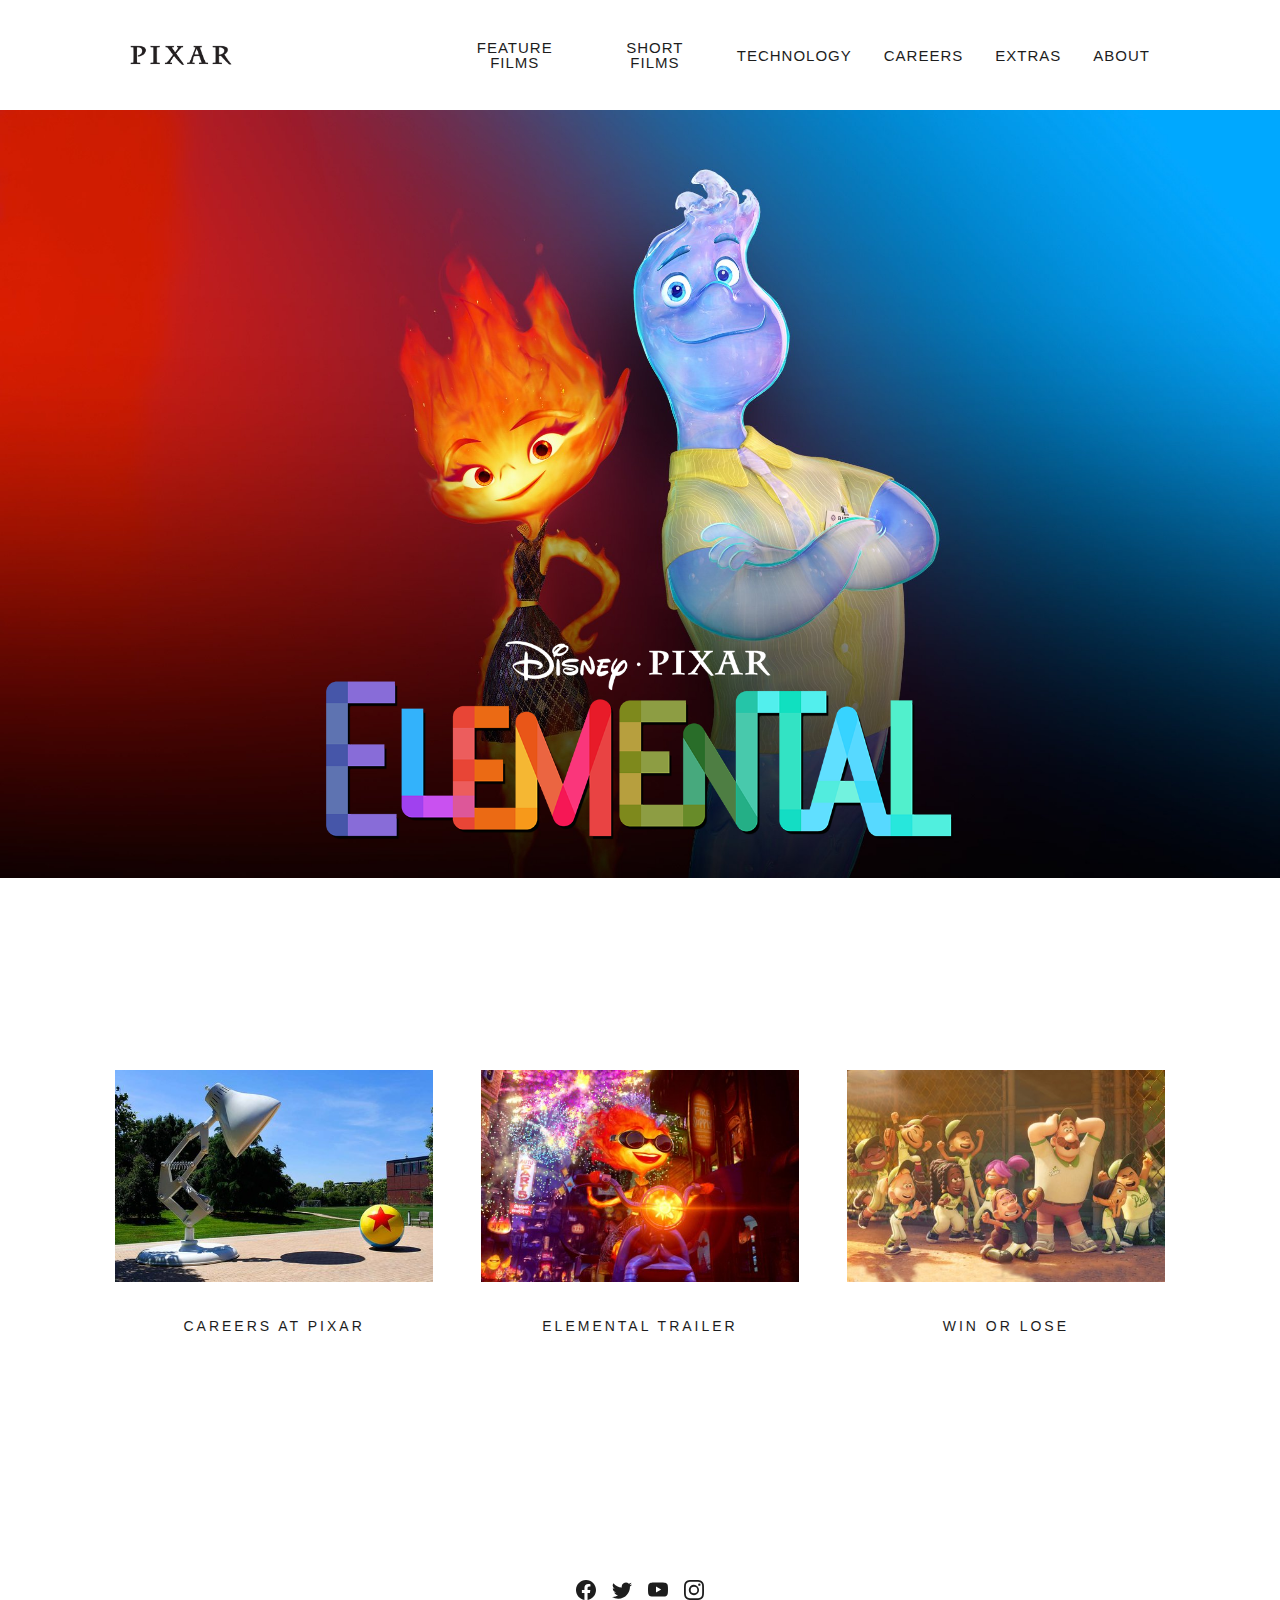
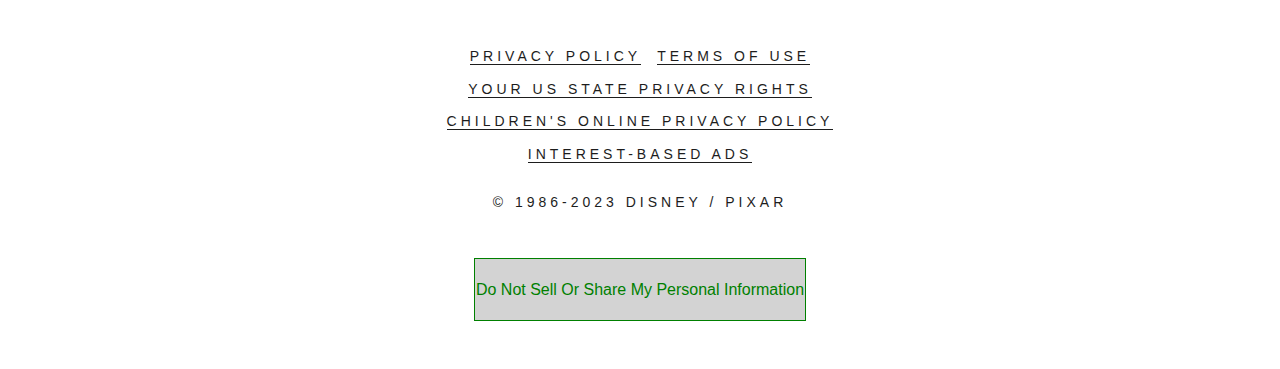
<file: Noelia Riega - Web Pixar/pixar.html>
<!DOCTYPE html>
<html lang="es">
<head>
    <meta charset="UTF-8">
    <meta http-equiv="X-UA-Compatible" content="IE=edge">
    <meta name="viewport" content="width=device-width, initial-scale=1.0">
    <title>Pixar by Noelia Riega</title>
    <link rel="stylesheet" href="css/index.css">
    <script src="js/index.js" defer></script>
</head>
<body>
    <header class="Header">

        <div class="Header-wrapper">

            <h1 class="Header-h1">
                <a href="#" title="Inicio pixar">
                    <img src="assets/logo-header.jpg" alt="Inicio pixar">
                </a>                
            </h1>

            <nav class="Header-nav">
                <ul class="Header-ul">
                    <li class="Header-li">
                        <a href="#">Feature films</a>
                    </li>
                    
                    <li class="Header-li">
                        <a href="#">Short films</a>
                        <ol class="Header-ol">
                            <li class="Header-litwo">
                                <a href="#">Theatrical shorts</a>
                            </li>
                            <li class="Header-litwo">
                                <a href="#">Disney+</a>
                            </li>
                            <li class="Header-litwo">
                                <a href="#">Sparkshorts</a>
                            </li>
                            <li class="Header-litwo">
                                <a href="#">Cars toons</a>
                            </li>
                            <li class="Header-litwo">
                                <a href="#">Toy story toons</a>
                            </li>
                            <li class="Header-litwo">
                                <a  href="#">Home entertainment</a>
                            </li>
                        </ol>
                    </li>

                    <li class="Header-li">
                        <a href="#">Technology</a>
                        <ol class="Header-ol">
                            <li class="Header-litwo">
                                <a href="#">Renderman</a>
                            </li>
                            <li class="Header-litwo">
                                <a href="#">Usd</a>
                            </li>
                            <li class="Header-litwo">
                                <a href="#">Research and open source</a>
                            </li>
                        </ol>
                    </li>

                    <li class="Header-li">
                        <a href="#">Careers</a>
                        <ol class="Header-ol">
                            <li class="Header-litwo">
                                <a href="#">Careers at pixar</a>
                            </li>
                            <li class="Header-litwo">
                                <a href="#">Internships</a>
                            </li>
                            <li class="Header-litwo">
                                <a href="#">Life at pixar</a>
                            </li>
                            <li class="Header-litwo">
                                <a href="#">Events</a>
                            </li>
                        </ol>
                    </li>
                    <li class="Header-li">
                        <a href="#">Extras</a>
                        <ol class="Header-ol">
                            <li class="Header-litwo">
                                <a href="#">Art exhibition</a>
                            </li>
                            <li class="Header-litwo">
                                <a href="#">Emotions at play</a>
                            </li>
                            <li class="Header-litwo">
                                <a href="#">The science behind pixar</a>
                            <li>
                            <li class="Header-litwo">
                                <a href="#">Pixar in a box</a>
                            </li>
                        </ol>
                    </li>

                    <li class="Header-li">
                        <a href="">About</a>

                        <ol class="Header-ol">
                            <li class="Header-litwo">
                                <a href="#">Contact us</a>
                            </li>
                            <li class="Header-litwo">
                                <a href="#">Leadership</a>
                            </li>
                            <li class="Header-litwo">
                                <a href="#">Inclusion & outreach</a>
                            </li>
                            <li class="Header-litwo">
                                <a href="#">Supplier diversity</a>
                            </li>
                            <li class="Header-litwo">
                                <a href="#">Coming soon</a>
                            </li>
                            <li class="Header-litwo">
                                <a href="#">Our story</a>
                            <li>
                            <li class="Header-litwo">
                                <a href="#">Company faq's</a>
                            </li>
                        </ol>

                    </li>

                </ul>
            </nav>

            <button class="Header-btn">
                <svg  class="Header-svg" xmlns="http://www.w3.org/2000/svg" fill="currentColor" viewBox="0 0 16 16">
                    <path fill-rule="evenodd" d="M2.5 12a.5.5 0 0 1 .5-.5h10a.5.5 0 0 1 0 1H3a.5.5 0 0 1-.5-.5zm0-4a.5.5 0 0 1 .5-.5h10a.5.5 0 0 1 0 1H3a.5.5 0 0 1-.5-.5zm0-4a.5.5 0 0 1 .5-.5h10a.5.5 0 0 1 0 1H3a.5.5 0 0 1-.5-.5z"/>
                  </svg>
            </button>

        </div>
    </header>


    <main class="Main">
        <section class="Main-section">
            <img class="Main-section img" src="assets/main-elemental.jpg" alt="Main elemental">
            <h2 class="Main-h2">
                <img class="Main-h2" src="assets/elemental-logo.png" alt="Logo elemental">
            </h2>

        </section>

        <div class="Main-section-columns">

            <div class="Main-columns-wrapper">
                <article class="Main-columns-article">
                    <div class="Main-columns-img">
                        <a href="#" title="Careers at pixar">
                            <img  class="Columns-img" src="assets/lampara-article.jpeg" alt="Lampara article">
                        </a>
                    </div>
                    <h3 class="Main-columns-h3">Careers at pixar</h3>
                </article>
                

                <article class="Main-columns-article">
                    <div class="Main-columns-img">
                        <a href="#" title="Elemental trailer">
                            <img  class="Columns-img" src="assets/elemental-article.jpg" alt="Elemental article">
                        </a>  
                    </div>
                    <h3 class="Main-columns-h3">Elemental trailer</h3>
                </article>
           
            
                <article class="Main-columns-article">
                    <div class="Main-columns-img">
                        <a href="#" title="Win or lose trailer">
                            <img  class="Columns-img" src="assets/lose-article.jpg" alt="Win or lose article">
                        </a>
                    </div>
                    <h3 class="Main-columns-h3">Win or lose</h3>
                </article>
            </div>
                               
        </div>
    </main>

    <footer class="Footer">

        <div class="Footer-rrss-ul">
            <div class="Footer-rrss-li">
                <a href="#" title="Facebook">
                    <svg class="Footer-svg" xmlns="http://www.w3.org/2000/svg" fill="currentColor"  viewBox="0 0 16 16">
                        <path d="M16 8.049c0-4.446-3.582-8.05-8-8.05C3.58 0-.002 3.603-.002 8.05c0 4.017 2.926 7.347 6.75 7.951v-5.625h-2.03V8.05H6.75V6.275c0-2.017 1.195-3.131 3.022-3.131.876 0 1.791.157 1.791.157v1.98h-1.009c-.993 0-1.303.621-1.303 1.258v1.51h2.218l-.354 2.326H9.25V16c3.824-.604 6.75-3.934 6.75-7.951z"/>
                      </svg>
                </a>

            </div>
            <div class="Footer-rrss-li">
                <a href="#" title="Twitter">
                    <svg  class="Footer-svg" xmlns="http://www.w3.org/2000/svg" fill="currentColor" viewBox="0 0 16 16">
                        <path d="M5.026 15c6.038 0 9.341-5.003 9.341-9.334 0-.14 0-.282-.006-.422A6.685 6.685 0 0 0 16 3.542a6.658 6.658 0 0 1-1.889.518 3.301 3.301 0 0 0 1.447-1.817 6.533 6.533 0 0 1-2.087.793A3.286 3.286 0 0 0 7.875 6.03a9.325 9.325 0 0 1-6.767-3.429 3.289 3.289 0 0 0 1.018 4.382A3.323 3.323 0 0 1 .64 6.575v.045a3.288 3.288 0 0 0 2.632 3.218 3.203 3.203 0 0 1-.865.115 3.23 3.23 0 0 1-.614-.057 3.283 3.283 0 0 0 3.067 2.277A6.588 6.588 0 0 1 .78 13.58a6.32 6.32 0 0 1-.78-.045A9.344 9.344 0 0 0 5.026 15z"/>
                      </svg>
                </a>

            </div>
            <div class="Footer-rrss-li">
                <a href="#" title="Youtube">
                    <svg class="Footer-svg" xmlns="http://www.w3.org/2000/svg" fill="currentColor" viewBox="0 0 16 16">
                        <path d="M8.051 1.999h.089c.822.003 4.987.033 6.11.335a2.01 2.01 0 0 1 1.415 1.42c.101.38.172.883.22 1.402l.01.104.022.26.008.104c.065.914.073 1.77.074 1.957v.075c-.001.194-.01 1.108-.082 2.06l-.008.105-.009.104c-.05.572-.124 1.14-.235 1.558a2.007 2.007 0 0 1-1.415 1.42c-1.16.312-5.569.334-6.18.335h-.142c-.309 0-1.587-.006-2.927-.052l-.17-.006-.087-.004-.171-.007-.171-.007c-1.11-.049-2.167-.128-2.654-.26a2.007 2.007 0 0 1-1.415-1.419c-.111-.417-.185-.986-.235-1.558L.09 9.82l-.008-.104A31.4 31.4 0 0 1 0 7.68v-.123c.002-.215.01-.958.064-1.778l.007-.103.003-.052.008-.104.022-.26.01-.104c.048-.519.119-1.023.22-1.402a2.007 2.007 0 0 1 1.415-1.42c.487-.13 1.544-.21 2.654-.26l.17-.007.172-.006.086-.003.171-.007A99.788 99.788 0 0 1 7.858 2h.193zM6.4 5.209v4.818l4.157-2.408L6.4 5.209z"/>
                      </svg>
                </a>

            </div>
            <div class="Footer-rrss-li">
                <a href="#" title="Instragram">
                    <svg class="Footer-svg" xmlns="http://www.w3.org/2000/svg" fill="currentColor" viewBox="0 0 16 16">
                        <path d="M8 0C5.829 0 5.556.01 4.703.048 3.85.088 3.269.222 2.76.42a3.917 3.917 0 0 0-1.417.923A3.927 3.927 0 0 0 .42 2.76C.222 3.268.087 3.85.048 4.7.01 5.555 0 5.827 0 8.001c0 2.172.01 2.444.048 3.297.04.852.174 1.433.372 1.942.205.526.478.972.923 1.417.444.445.89.719 1.416.923.51.198 1.09.333 1.942.372C5.555 15.99 5.827 16 8 16s2.444-.01 3.298-.048c.851-.04 1.434-.174 1.943-.372a3.916 3.916 0 0 0 1.416-.923c.445-.445.718-.891.923-1.417.197-.509.332-1.09.372-1.942C15.99 10.445 16 10.173 16 8s-.01-2.445-.048-3.299c-.04-.851-.175-1.433-.372-1.941a3.926 3.926 0 0 0-.923-1.417A3.911 3.911 0 0 0 13.24.42c-.51-.198-1.092-.333-1.943-.372C10.443.01 10.172 0 7.998 0h.003zm-.717 1.442h.718c2.136 0 2.389.007 3.232.046.78.035 1.204.166 1.486.275.373.145.64.319.92.599.28.28.453.546.598.92.11.281.24.705.275 1.485.039.843.047 1.096.047 3.231s-.008 2.389-.047 3.232c-.035.78-.166 1.203-.275 1.485a2.47 2.47 0 0 1-.599.919c-.28.28-.546.453-.92.598-.28.11-.704.24-1.485.276-.843.038-1.096.047-3.232.047s-2.39-.009-3.233-.047c-.78-.036-1.203-.166-1.485-.276a2.478 2.478 0 0 1-.92-.598 2.48 2.48 0 0 1-.6-.92c-.109-.281-.24-.705-.275-1.485-.038-.843-.046-1.096-.046-3.233 0-2.136.008-2.388.046-3.231.036-.78.166-1.204.276-1.486.145-.373.319-.64.599-.92.28-.28.546-.453.92-.598.282-.11.705-.24 1.485-.276.738-.034 1.024-.044 2.515-.045v.002zm4.988 1.328a.96.96 0 1 0 0 1.92.96.96 0 0 0 0-1.92zm-4.27 1.122a4.109 4.109 0 1 0 0 8.217 4.109 4.109 0 0 0 0-8.217zm0 1.441a2.667 2.667 0 1 1 0 5.334 2.667 2.667 0 0 1 0-5.334z"/>
                      </svg>
                </a>

            </div>   
        </div>
        
        <div class="Footer-extras-ul">

            <div class="Footer-extras-li">
                <a href="#">Privacy policy</a>
            </div>

            <div class="Footer-extras-li">
                <a href="#">Terms of use</a>
            </div>

            <div class="Footer-extras-li">
                <a href="">Your us state privacy rights</a>
            </div>

            <div class="Footer-extras-li">
                <a href="#">Children's online privacy policy</a>
            </div>

            <div class="Footer-extras-li">
                <a href="#">Interest-based ads</a>
            </div>
        </div>

        <div class="Footer-cr">© 1986-2023 disney / pixar</div>

        <div class="Footer-info">
            <a href="#">
                <div class="Footer-not">do not sell or share my personal information</div>
            </a>
        </div>
    </footer>
</body>
</html>
</file>
<file: css/index.css>
*{
    margin: 0;
    padding: 0;
    border: 0;
    box-sizing: border-box;
}

li{list-style: none;}

h1, h2, h3, h4, h5, h6, strong{
    font-size: inherit;
    font-weight: inherit;
}

a{
    display: block;
    color: inherit;
    text-decoration: none;
}

p a{
    display: inline;
}

a:hover{

    
}

a:active{

}


img , video , iframe{
    display: block;
    max-width: 100%;
    width: 100%;
    object-fit: cover;
    object-fit: fill;
}

svg{
    display: block;
    fill: currentColor;
}

form , input , textarea , label , button , fieldset , legend  , select{
    display: block;
    font-family: inherit;
    font-size: inherit;
    font-weight: inherit;
    color:inherit;
    background-color: transparent;
}

:root{
    font-size: 100%;
    --font-main:'Raleway', sans-serif;
    --font-sec: 'Poppins', sans-serif;
    --bg-color:  #dddbcb; 
    --main-color:  #fffffa;
    --text-color: #101314;   
    --acent-color: #ff0080;
}

html{
    scroll-behavior: smooth;
}

body{

}

.Header{
    width: 100%;
    background-color: var(--bg-color);
    padding: 1rem;
    display: flex;
    flex-flow: row nowrap;
    justify-content: space-between;
    align-items: center;
    position: relative;
    z-index: 1;

}

.Header-wrap{
    width: 80%;
    margin: auto;

    display: flex;
    flex-flow: row nowrap;
    justify-content: space-between;
    align-items: center;

    position: relative;
}

.Header-h1{
    width: 4rem;
    height: 4rem;
    position: relative;
}

.Header-logo{
    width: 100%;
    position: absolute;
    top: 0;
    opacity: 1;
    
}

.Header-logohover{
    width: 100%;
    position: absolute;
    top: 0%; 
    opacity: 0;
    transition: all .5s ease;  
}

.Header-logohover:hover{
    opacity: 1;
    transition: all .5s ease;
}


.Header-ul{
    width: 30%;
    gap: 1rem;

    display: flex;
    flex-flow: row nowrap;
    justify-content: space-between;
    align-items: center;
}

.Header-li{
    width: auto;
    font-family: var(--font-main);
    text-transform: uppercase;
    color: var(--text-color);
    font-weight: 900;
    text-align: center;
    font-size: 20px;
    letter-spacing: 5px;
    position: relative;
}

.Header-li:last-child{
    color: var(--acent-color);
}

.Header-li:hover{
    color: var(--main-color);
}

.Header-li::after{
    content: '';
    width: 0%;
    height: 3.3vh;
    border-radius: 2px;
    background-color: var(--acent-color);
    display: block;
    margin: auto;
    position: absolute;
    top: 0;
    z-index: -1;
    transition: all .5s ease;

}
.Header-li:hover::after{
    width: 100%;
}

.Header-li:active{
    color: var(--text-color);
}
.Header-btn{
    width: 2.5rem;
    height: 2.5rem;
    fill: var(--text-color);
    display: none;
}

.Header-a{
}

@media(max-width:1000px){
    .Header-wrap{
        width: 100%;
    }
    .Header-btn{
        display: block;
    }

    .Header-ul{
        display: none;
        /*display: flex;
        flex-flow: column;
        position: absolute;
        top: 100%;
        left: 30%;*/

    }
}

@media(max-width:600px){
    .Header-wrap{
        width: 100%;
    }
}

.Main{
    width: 100%;
    background: var(--bg-color);
    display: flex;
    justify-content: center;
    align-items: center;
    margin-bottom: 5vh;
    position: relative;

}

.Main::before {
  content: '';
  position: absolute;
  bottom: 0;
  width: 0;
  height: 0;
  border-style: solid;
  border-width: 36px 36px 0 36px;
  border-color: var(--bg-color) transparent transparent transparent;
  left: 82%;
  transform: translateX(-50%) translateY(100%);
}

.Main-section{
    width: 80%;
    display: grid;
    grid-template-columns: repeat( 2 , 1fr );
    grid-auto-rows: 80vh;
}

.Main-h2{
    grid-column: span 1;
    grid-row: span 1;
    gap: 2rem;
    display: flex;
    flex-flow: column;
    justify-content: center;
    align-items: center;
}

.Noe-h2{
    width: 100%;
    object-fit: contain;
    transform: scale(90%);
    transition: all 2s ease;

}

.Noe-h2:hover{
    transform: scale(100%);
}

.Main-ul{
    width: 30%;
    display: flex;
    flex-flow: row nowrap;
    justify-content: center;
    align-items: center;
}

.Main-li{
    width: 100%;
}

.Main-img.Magentaone{
    width: 2rem;
    height: 2rem;
    grid-column: span 1;
    grid-row: span 1;
    background-color: var(--acent-color);
    border-radius: 3px;
    object-fit: contain;

    animation-name: aparecermone;
    animation-duration: 3s;
    transition: all 2s ease;
    animation-iteration-count: infinite;

}

@keyframes aparecermone{
    0%{
        opacity: 0%;
    }
    30%{
        opacity: 30%;
    }
    50%{
        opacity: 50%;
    }
    80%{
        opacity: 80%;
    }
    100%{
        opacity: 100%;
    }
}

.Main-img.Magentatwo{
    width: 2rem;
    height: 2rem;
    grid-column: span 1;
    grid-row: span 1;
    background-color: var(--acent-color);
    border-radius: 3px;
    object-fit: contain;

    animation-name: aparecermtwo;
    animation-duration: 3s;
    transition: all 2s ease;
    animation-iteration-count: infinite;

}

@keyframes aparecermtwo{
    0%{
        opacity: 100%;
    }
    30%{
        opacity: 80%;
    }
    50%{
        opacity: 50%;
    }
    80%{
        opacity: 30%;
    }
    100%{
        opacity: 0%;
    }
}

.Main-img.Blackone{
    width: 2rem;
    height: 2rem;
    grid-column: span 1;
    grid-row: span 1;
    background-color: var(--text-color);
    border-radius: 3px;
    object-fit: contain;

    animation-name: aparecerbone;
    animation-duration: 3s;
    transition: all 2s ease;
    animation-iteration-count: infinite;

}

@keyframes aparecerbone{
    0%{
        opacity: 100%;
    }
    30%{
        opacity: 80%;
    }
    50%{
        opacity: 50%;
    }
    80%{
        opacity: 30%;
    }
    100%{
        opacity: 0%;
    }
}

.Main-img.Blacktwo{
    width: 2rem;
    height: 2rem;
    grid-column: span 1;
    grid-row: span 1;
    background-color: var(--text-color);
    border-radius: 3px;
    object-fit: contain;

    animation-name: aparecerbtwo;
    animation-duration: 3s;
    transition: all 2s ease;
    animation-iteration-count: infinite;

}

@keyframes aparecerbtwo{
    0%{
        opacity: 0%;
    }
    30%{
        opacity: 30%;
    }
    50%{
        opacity: 50%;
    }
    80%{
        opacity: 80%;
    }
    100%{
        opacity: 100%;
    }
}

.Main-img.Bg{
    width: 2rem;
    height: 2rem;
    grid-column: span 1;
    grid-row: span 1;
    background-color: var(--bg-color);
    border-radius: 3px;
    object-fit: contain;

    animation-name: aparecerbg;
    animation-duration: 2.5s;
    transition: all 2s ease;
    animation-iteration-count: infinite;

}

@keyframes aparecerbg{
    0%{
        opacity: 0%;
    }
    30%{
        opacity: 30%;
    }
    50%{
        opacity: 50%;
    }
    80%{
        opacity: 80%;
    }
    100%{
        opacity: 100%;
    }
}

.Main-text{
    grid-column: span 1;
    grid-row: span 1;
    margin: 1rem;
    gap: 1rem;
    display: flex;
    flex-flow: column;
    justify-content: center;
    align-items: end;

}

.Main-decotext{
   width: auto;
   padding: .5rem;
   background-color: var(--acent-color);
   border-radius: 3px;
   font-family: var(--font-main);
   color: var(--main-color);
   font-size: 3rem;
   font-weight: 900;
   letter-spacing: 5px;
   text-transform: uppercase;
   animation-name: movetext;
   animation-duration: 2.5s;
   
}

@keyframes movetext{
    0%{
        transform: translateX(300%);
         
    }
    100%{
        transform: translateX(0);
    }
}
.Main-noeimg{
    grid-column: span 1;
    grid-row: span 1;
    margin: 1.5rem;
    display: flex;
    flex-flow: row;
    justify-content: center;
    align-items: center;

    transform: scale(90%);
    transition: all 2s ease;
}

.Main-noeimg:hover{
    transform: scale(100%);
}

.Noe-img{
    object-fit: contain;


}


.Hola-h3{
    grid-column: span 1;
    grid-row: span 1;
    margin: 1rem;
    display: flex;
    flex-flow: row;
    justify-content: center;
    align-items: center;
    transform: scale(90%);
    transition: all 2s ease;
}

.Hola-h3:hover{
    transform: scale(100%);
}

.Section-form{
    grid-column: span 2;
    grid-row: span 1;
    margin: 1.5rem;

    display: flex;
    flex-flow: row;
    justify-content: center;
    align-items: center;
}

.Section-wrap{
    width: 40%;
    min-height: 20vh;
    border-radius: 10px;
    background: var(--main-color);
}

.Header-form{
    width: 100%;
    min-height: 6vh;
    border-radius: 10px 10px 0 0;
    background-color: var(--acent-color);
    display: flex;
    flex-flow: column;
    justify-content: center;
    align-items: center;
    letter-spacing: 5px;
}

.Form-contact{
    width: 100%;
    background-color: var(--main-color);
    gap: 1rem;
    display: flex;
    flex-flow: column;
    justify-content: center;
    border-radius: 0 0 10px 10px;    
}

.Form-h2{
    width: auto;
    font-family: var(--font-main);
    font-size: 1.25rem;
    font-weight: 900;
    text-transform: uppercase;
    color: var(--main-color);
    text-align: center;  
}

.Form-noe{
    width: 85%;
    margin: auto;
    padding: 1rem;

    text-align: start;
    font-family: var(--font-sec);
    font-size: 15px;
}

.Form-submit{
    width: 100%;
    min-height: 4vh;
    border-radius: 0 0 10px 10px;
    background: var(--acent-color);
    font-family: var(--font-main);
    color: var(--main-color);
    font-weight: bold;
    letter-spacing: 5px;
    text-transform: uppercase;
}

@media(max-width:1000px){
    .Main-section{
        grid-auto-rows: 60vh;

    }
    .Main-text{
        justify-content: center;
    }
    .Main-decotext{
        width: auto;
        height: auto;
        font-size: 2rem;
        text-align: end;
     }

    .Noe-h3::before{
        display: none;
    }
    .Section-wrap{
        width: 50%;
    }

    .Main::before{
        left: 50%;
    }
}

@media(max-width:600px){
    .Main-section{
        display: block;
        gap: 1rem;
    }
    .Noe-h3{
        font-size: 1.5rem;
        text-align: center;
    }
    .Form-noe{

    }

}

.Footer{
    width: 100%;
    min-height: 10vh;
    /*background-color: gray;*/
    padding: 0 1rem 0 1rem;

    display: flex;
    justify-content: flex-end;
    align-items: center;
}

.Footer-wrap{
    width: 50%;
    min-height: 6vh;
    /*background-color: lightblue;*/
    padding: 1rem;

    display: flex;
    justify-content: end;
    align-items: center;
}

.Footer-ul{
    width: 45%;
    min-height: 6vh;
    /*background-color: yellow;*/
    gap: 1rem;

    display: flex;
    flex-flow: row nowrap;
    justify-content: flex-start;
    align-items: center;
}
.Footer-li{
    width: 2.5rem;
    height: 2.5rem;
    /*background-color: pink;*/
}

.Footer-svg{
    color: var(--acent-color);
}

.Footer-svg:hover{
    color: var(--text-color);
    transition: all .5s ease;

}
@media(max-width:1000px){
    .Footer{
        justify-content: center;
    }
    .Footer-wrap{
        justify-content: center;
    }
    .Footer-ul{
        justify-content: center;
    }
}

@media(max-width:600px){

    .Footer-ul{
        width: 80%;
    }
}

.About-main{
    width: 100%;
}

.About-wrap{
    width: 100%;
    /*background-color: lightblue;*/

    display: flex;
    flex-flow: row wrap;
    justify-content: flex-end;
    align-items: center;
}

.About-section{
    width: 50%;
    height: 100vh;
    background-color: var(--bg-color);

    position: fixed;
    top: 0%;
    left: 0%;
    padding-top: 4rem;

    display: flex;
    flex-flow: column;
    justify-content: flex-start;
    align-items: center;

}

.About-name{
    width: auto;
    max-height: 5rem;
    background-color: var(--acent-color);
    border-radius: 3px;
    margin-top: 10vh;
    padding: .5rem;
    font-family: var(--font-main);
    font-size: 2.5rem;
    text-transform: uppercase;
    color: var(--main-color);
    font-weight: 900;
    letter-spacing: 7px;
    word-spacing: 2.2rem;
    text-align: center;
}

.About-img{
    width: 60%;
}

.About-artwrap{
    width: 50%;
    min-height: 200vh;
    padding-top: 4rem;
}

.About-article{
    width: 100%;
    gap: 3rem;
    display: flex;
    flex-flow: column;
    justify-content: flex-start;
    align-items: center;
}

.About-h3{
    width: 60%;
    font-family: var(--font-sec);
    font-size: 2rem;
    text-transform: uppercase;
    color: var(--text-color);
    font-weight: 400;
    letter-spacing: 7px;
    word-spacing: 1rem;
    text-align: end;
}

.About-p{
    width: 60%;
    min-height: 65vh;
    font-family: var(--font-sec);
    color: var(--text-color);
    font-size: 15px;
    letter-spacing: 2px;
    word-spacing: 2px;
    text-align: end;
    line-height: 2rem;

}


@media(max-width:1000px){
    .About-wrap{
        display: block;
    }
    .About-section{
        position: static;
        width: 100%;
        min-height: 100vh;
    }

    .About-artwrap{
        width: 100%;
    }
}

.Main-work{
    width: 100%;
    height: 110vh;
    background: var(--bg-color);
    position: relative;
}

.Main-work::before{
  content: '';
  position: absolute;
  bottom: 0;
  width: 0;
  height: 0;
  border-style: solid;
  border-width: 36px 36px 0 36px;
  border-color: var(--bg-color) transparent transparent transparent;
  left: 82%;
  transform: translateX(-50%) translateY(100%);
}

.Work-wrap{
    width: 78%;
    height: 30vh;
    background-color: var(--bg-color);
    margin: auto;
    display: flex;
    flex-flow: column;
    justify-content: center;
    align-items: start;
    gap: 2rem;
}

.Work-h2{
    width: auto;
    max-height: 5rem ;
    background-color: var(--acent-color);
    border-radius: 3px;
    padding: .5rem;
    font-family: var(--font-main);
    font-size: 2.5rem;
    text-transform: uppercase;
    color: var(--main-color);
    font-weight: 900;
    letter-spacing: 7px;
    word-spacing: 2.2rem;
    text-align: center;
}

.Work-ul{
    width: 50%;
    display: flex;
    flex-flow: row nowrap;
    justify-content: flex-start;
    align-items: center;
    gap: 2rem;
}

.Work-li{
    width: auto;
    font-family: var(--font-sec);
    font-size: 3rem;
    text-transform: uppercase;
    color: var(--sec-color);
    font-weight: 900;
    letter-spacing: 5px;
    text-align: start;
}

.Work-li:nth-child(2n){
    font-size: 1rem;
}

.Work-li:first-child:hover{
    color: var(--acent-color);
}
.Work-li:nth-child(3n):hover{
    color: var(--acent-color);
}
.Work-webs{
    width: 90%;
    height: 42vh;
    margin: auto;
    display: flex;
    flex-flow: row;
    justify-content: center;
    align-items: start;
    position: relative;

}



.Webs-article{
    display: flex;
    flex-flow: row wrap;
    justify-content: center;
    align-items: center;
    position: relative;
}


.Webs-a{
    width: 100%;
    position: relative;
    border-radius: 10px;
    display: flex;
    flex-flow: row wrap;
    justify-content: center;
    align-items: center;
}

.Webs-img{
    width: 100%;
    max-height: 50vh;

    border-radius: 10px;

    object-fit: cover;
    
    filter: grayscale(80%) blur( 3px );
    transform: scale(0.8);
    transition: all .5s ease;
    opacity: 90%;
}

.Webs-img:hover{
    filter: blur(0);
    transform: scale(1);
    transition: all .5s ease;
    opacity: 100%;
}

.Webs-h3{
    width: 40%;
    margin: auto;
    
    position: absolute;
    top: 35%;
    left: 33%;
    
    font-family: var(--font-sec);
    font-size: 3rem;
    text-transform: uppercase;
    color: var(--main-color);
    text-align: center;
    letter-spacing: 5px;
    text-shadow: 1px 1px 2px var(--text-color);
    
}

.Work-design{
    width: 90%;
    height: 42vh;
    margin: auto;
    display: flex;
    flex-flow: row;
    justify-content: center;
    align-items: start;

}

.Design-article{
    display: flex;
    flex-flow: row wrap;
    justify-content: center;
    align-items: center;
    position: relative;
}

.Design-wrap{
    width: 100%;
    position: relative;
    border-radius: 10px;
    display: flex;
    flex-flow: row wrap;
    justify-content: center;
    align-items: center;
    cursor: pointer;
}

.Design-img{
    width: 100%;
    max-height: 50vh;

    border-radius: 10px;

    object-fit: cover;
    
    filter: grayscale(80%) blur( 3px );
    transform: scale(0.8);
    transition: all .5s ease;
    opacity: 90%;
}

.Design-img:hover{
    filter: blur(0);
    transform: scale(1);
    transition: all .5s ease;
    opacity: 100%;
}

.Design-h3{
    width: 80%;
    margin: auto;
    
    position: absolute;
    top: 45%;
    left: 10%;
    
    font-family: var(--font-sec);
    font-size: 1.5rem;
    text-transform: uppercase;
    color: var(--main-color);
    text-align: center;
    letter-spacing: 5px;
    text-shadow: 1px 1px 2px var(--text-color);
}

@media(max-width:1000px){
    .Work-nav{
        display: flex;
        flex-flow: column;
        align-items: flex-start;
    }
    
}

@media(max-width:600px){
    .Work-h2{
        font-size: 2rem;
    }
}

.Main-me{
    width: 100%;
    background: var(--bg-color);
    position: relative;
}

.Main-me::before{
  content: '';
  position: absolute;
  bottom: 0;
  width: 0;
  height: 0;
  border-style: solid;
  border-width: 36px 36px 0 36px;
  border-color: var(--bg-color) transparent transparent transparent;
  left: 82%;
  transform: translateX(-50%) translateY(100%);
}

.Section-me{
    width: 78%;
    min-height: 30vh;
    background-color: var(--bg-color);
    margin: auto;
    display: flex;
    flex-flow: column;
    justify-content: center;
    align-items: start;
    gap: 2rem;

}

.Me-h2{
    width: auto;
    max-height: 5rem ;
    background-color: var(--acent-color);
    border-radius: 3px;
    padding: .5rem;
    font-family: var(--font-main);
    font-size: 2.5rem;
    text-transform: uppercase;
    color: var(--main-color);
    font-weight: 900;
    letter-spacing: 7px;
    word-spacing: 2.2rem;
    text-align: center;
}

.Me-span{
    width: 100%;
    font-family: var(--font-sec);
    font-size: 3rem;
    text-transform: uppercase;
    color: var(--sec-color);
    font-weight: 900;
    letter-spacing: 5px;
    text-align: start;
}

.Me-wrap{
    width: 100%;
    margin: auto;
    padding: 2rem;
}

.Me-ul{
    width: 100%;
    margin: auto;
    display: grid;
    grid-template-columns: repeat( 4 , 1fr );
    grid-auto-rows: auto;
    gap: 1.5rem;  
}

.Me-li{
    margin: auto;
    cursor: pointer;
    filter: grayscale(90%);
    border-radius: 3px;
}

.Me-li:hover{
    filter: grayscale(0);
}
.Me-img{
    width: 20rem;
    height: 20rem;
    object-fit: cover;
    border-radius: .5rem;
}

@media(max-width:1000px){
    
}
@media(max-width:600px){

}
</file>
<file: beats/beats/css/index.css>
*{
    margin: 0;
    padding: 0;
    border: 0;
    box-sizing: border-box;
}

li{list-style: none;}

h1, h2, h3, h4, h5, h6, strong{
    font-size: inherit;
    font-weight: inherit;
}

a{
    display: block;
    color: inherit;
    text-decoration: none;
}

p a{
    display: inline;
}

a:hover{
    color: var(--hover-text-color);
    
}

a:active{
    color: var(--active-text-color);
}


img , video , iframe{
    display: block;
    max-width: 100%;
    width: 100%;
    object-fit: cover;
    object-fit: fill;
}

svg{
    display: block;
    fill: currentColor;
}

form , input , textarea , label , button , fieldset , legend  , select {
    display: block;
    font-family: inherit;
    font-size: inherit;
    font-weight: inherit;
    color:inherit;
    background-color: transparent;
}

:root{
    font-size: 100%;

    --font-main:'Arimo', sans-serif; 
    --font-sec: 'Roboto', sans-serif;
    --main-text-color: #635c55;
    --sec-text-color:  #8f6843;
    --third-text-color:#ffffff;
    --hover-text-color: #bba085;
    --active-text-color: #f5f5dc;

    --font-size-uno: 1em; /*16px*/
    --font-size-dos: 1.0625em; /*17px*/
    --font-size-tres: 1.1875em; /*19px*/
    --font-size-cuadro: 1.75em; /*28px*/
    --font-size-cinco: 2.1875em; /*35px*/
    --font-size-seis: 4.375em; /*70px*/

}

html{
    scroll-behavior: smooth;
}

body{
	background-size:cover;
}

.Header{
    width: 100%;
    margin: auto;
    padding: .5rem;

    background-color: white;

    position: fixed;
    top: 0;
}

.Header-wrapper{
    width: 100%;
    margin: auto;

    display: flex;
    flex-flow: row nowrap;
    justify-content: space-between;
    align-items: center;
}

.Header-left{
    width: 50%;
    margin: auto;
}

.Header-logo{
    width:  fit-content;
    padding: .625rem;
}

.Header-lineas{
    width: 15%;
    color: var(--main-text-color);

    display: none;
}

.Header-right{
    width: 50%;
    margin: auto;

    display: flex;
    flex-flow: row nowrap;
    justify-content: flex-end;
    align-items: center;

    gap: .3125rem;

    font-family: var(--font-main);
    color:var(--main-text-color);
    text-transform: lowercase;
    font-size: var(--font-size-dos);
}

.Header-ul{
    width: 40%;
    
    display: flex;
    flex-flow: row nowrap;
    justify-content: flex-end;
    align-items: center;

    gap: .3125rem;
}

.Header-li{
    width: calc( 100% / 4 );
}

.Header-puntos{
    width: 4%;
    color: var(--sec-text-color);
}

@media (max-width:1000px){

    .Header{
        position: relative;
    }
    .Header-right , .Header-puntos{
        display: none;
    }

    .Header-left{
        justify-content: flex-end;
    }

    .Header-lineas{
        display: block;
    }
}

.Main{
    width: 100%;
    margin: 7rem 0 0 0;

    display: grid;
    grid-template-columns: repeat( 4 , 1fr );
    grid-auto-rows: 62vh;
}

.Hear{
    grid-column: span 2;
    grid-row: span 2;

    padding: 1.875rem 6.25rem 0 5rem;

    background-image:url(/beats/assets/main-hear.webp);
    background-size: cover;
}

.Hear-h1{
    font-family: var(--font-main);
    color: var(--third-text-color);
    font-size: var(--font-size-seis);
    font-weight: 700;
    text-transform: uppercase;

    padding: 1.875rem 1.875rem 1.25rem 0;
}

.Hear-article{
    font-family: var(--font-sec);
    color: var(--third-text-color);
    font-size: var(--font-size-tres);
    font-weight: 400;
    text-transform: none;

    padding: 0 0 3.125rem 0;
}

.Hear-shop{
    width: 9.6875rem;
    height: 3.125rem;
    background-color: #d0b193;
    border-radius: 3.75rem;

    font-family: var(--font-sec);
    font-size: var(--font-size-uno);
    font-weight: 400;
    text-transform: lowercase;
    color: var(--third-text-color);
}

.Hear-shop:hover{
    background-color: #bea48a;
    color: white;
}

.App{
    background-color: #F5ECE0;
    padding: 1.25rem 6.25rem 1.25rem 6.25rem;

    place-content: center;
}

.App-wrapper{
    align-self: center;
    justify-self: center;
}

.App-h2{
    font-family: var(--font-main);
    color: var(--sec-text-color);
    font-size: var(--font-size-cinco);
    font-weight: 700;
    text-transform: uppercase;
    text-align: center;

    padding: 3rem 0 2rem 0;
}

.App-shop{
    width: 9.6875rem;
    height: 3.125rem;
    background-color: var(--third-text-color);
    border-radius: 3.75rem;  

    font-family: var(--font-sec);
    font-size: var(--font-size-uno);
    font-weight: 400;
    text-transform: lowercase;
    color: var(--main-text-color);
}

.App-shop:hover{
    background-color: #d0b193;
    color: white;
}
.Video{
    background-image: url(/beats/assets/main-video.webp);
    background-size: cover;
    padding: 9.375rem 3.125rem 3.125rem 3.125rem;

}

.Video-button{
    width: 50%;
    margin: auto;
}

.Say{
    background-color: white;
    grid-column: span 2;
}

.Say-wrapper{
    width: 80%;
    margin: auto;
    padding: 6.25rem 0 9.375rem 0;

}

.Say-h3{
    font-family: var(--font-main);
    color: var(--sec-text-color);
    font-size: var(--font-size-cuadro);
    font-weight: 700;
    text-transform: uppercase;
    text-align: left;
}
.Say-p{
    font-family: var(--font-sec);
    color: var(--main-text-color);
    font-size: 19px;
    font-weight: 400;
    text-transform: none;
    text-align: left;
    line-height: 2rem;

    padding: 1.25rem 0 1.25rem 0;
}
.Say-h4{
    font-family: var(--font-main);
    color: var(--sec-text-color);
    font-size: var(--font-size-dos);
    font-weight: 700;
    text-transform: uppercase;
    text-align: left;
}

.Map{
    grid-column: span 2;
}

.Map-beats{
    width: 100%;
    margin: auto;
}

.Sound{
    grid-column: span 2;
    grid-row: span 2;

    padding: 1.875rem 6.25rem 0 5rem;

    justify-content: start;

    background-image: url(/beats/assets/main-sound.webp);
    background-size: cover;
}

.Sound-h2{
    font-family: var(--font-main);
    color: var(--third-text-color);
    font-size:  var(--font-size-seis);
    font-weight: 700;
    text-transform: uppercase;

    padding: 1.875rem 1.875rem 1.25rem 0;
}

.Sound-article{
    font-family: var(--font-sec);
    color: var(--third-text-color);
    font-size: var(--font-size-tres);
    font-weight: 400;
    text-transform: none;

    padding: 0 0 3.125rem 0;
}

.Sound-shop{
    width: 9.6875rem;
    height: 3.125rem;
    background-color: #d0b193;
    border-radius: 3.75rem;

    font-family: var(--font-sec);
    font-size: var(--font-size-uno);
    font-weight: 400;
    text-transform: lowercase;
    color: var(--third-text-color);
}

.Sound-shop:hover{
    background-color: #bea48a;
    color: white;
}

.Runner{
    background-image: url(/beats/assets/main-runner.webp);
    background-size: cover;
}

.Wave{
    width: 100%;
    background-color: white;
}

.Wave-article{
    width: 80%;
    margin: auto;

    padding: 6.25rem 0 3.125rem 0;
}

.Wave-img{
    width: 20%;
    margin: auto;
    padding-bottom: 1.25rem;
}

.Wave-h3{
    font-family: var(--font-main);
    color: var(--sec-text-color);
    font-size: var(--font-size-cuadro);
    font-weight: 700;
    text-transform: uppercase;
    text-align: center;
}
.Wave-p{
    font-family: var(--font-sec);
    color: var(--main-text-color);
    font-size: var(--font-size-tres);
    font-weight: 400;
    text-transform: none;
    text-align: center;
    line-height: 2rem;

    padding: 1.25rem 0 1.25rem 0;
}

@media(max-width:1000px){
    .Main{
        margin: 0;
    }
}
@media (max-width:800px){
    .Main{
        grid-template-columns: repeat( 2 , 1fr );
    }
}

@media (max-width:600px){
    .Main{
        grid-template-columns: 1fr;
    }

    .Hear , .Say , .Map , .Sound{
        grid-column: initial;
        grid-row: initial;
    }
}

.News{
    width: 100%;
    background-color: #F5ECE0;
    margin: auto;
    padding: 5rem;

    display: flex;
    flex-flow: row nowrap;
    justify-content: space-between;
    align-items: center;
}

.News-newsletter{
    width: 50%;

    font-family: var(--font-main);
    color: var(--sec-text-color);
    font-size: var(--font-size-cinco);
    font-weight: 700;
    text-transform: uppercase;
    text-align: left;
}

.News-form{
    width: 50%;
    height: 10vh;

    font-family: var(--font-sec);
    font-size: 0.9375em; /*15px*/
    color: var(--main-text-color);
}

.News-form::after{
    content: '';
    height: 1px;
    width: 50%;
    background-color: var(--sec-text-color);
    display: block;
    justify-content: end;
    align-items: center;
    border-radius: 50px;
    margin-top: -8px;
}

@media (max-width:800px){
    .News , .News-newsletter , .News-email{
        display: block;
        margin: auto;
    }
}

.Footer{
    width: 100%;
    padding: 7rem 5rem 10rem 5rem;


}
.Footer-wrapper{
    width: 100%;

    display: grid;
    grid-template-columns: repeat( 4 , 1fr );
    grid-auto-rows: 10vh;
}
.Footer-uno{

}
.Footer-logo{
    width: 30%;
    padding-bottom: 2rem;
}
.Footer-copy{
    font-family: var(--font-sec);
    color: var(--main-text-color);
    font-size: 0.875em; /*14px*/
    font-weight: 400;
    text-transform: none;
    text-align: left;
}

.Footer-dos{}
.Footer-tres{}
.Footer-cuatro{}
.Footer.ul{}

.Footer-li{
    font-family: var(--font-main);
    color: var(--sec-text-color);
    font-size: 0.9375em; /*15px*/
    font-weight: 700;
    text-transform: uppercase;
    text-align: left;
    line-height: 2rem;
}

.Footer-rrss{
    width: 25%;
    padding-top: 1.25rem;
    display: flex;
    flex-flow: row nowrap;
    justify-content: space-between;
    align-items: center;
}
.Logo-rrss{
    color: var(--sec-text-color);
}

@media (max-width:800px){
    .Footer-wrapper{
        display: block;
    }
}

.Fixed{
    position: fixed;
	bottom: 0px;
	right: 0px;
}

.Fixed-boton{
    width: 100%;
    margin: auto;
}

.Fixed-related{
    width: 4vw;
    height: 4vh;
    padding: .3125rem;
    background-color: crimson;
}

.Fixed-svg-related{

    color: white;
}


.Fixed-buy{
    width: 4vw;
    height: 4vh;
    padding: .3125rem;
    background-color: white;
}

.Fixed-svg-buy{

    color: crimson;
}

@media (max-width:800px){
    .Fixed-boton{
    display:none
    }
}
</file>
<file: beats/css/index.css>
*{
    margin: 0;
    padding: 0;
    border: 0;
    box-sizing: border-box;
}

li{list-style: none;}

h1, h2, h3, h4, h5, h6, strong{
    font-size: inherit;
    font-weight: inherit;
}

a{
    display: block;
    color: inherit;
    text-decoration: none;
}

p a{
    display: inline;
}

a:hover{
    color: var(--hover-text-color);
    
}

a:active{
    color: var(--active-text-color);
}


img , video , iframe{
    display: block;
    max-width: 100%;
    width: 100%;
    object-fit: cover;
    object-fit: fill;
}

svg{
    display: block;
    fill: currentColor;
}

form , input , textarea , label , button , fieldset , legend  , select {
    display: block;
    font-family: inherit;
    font-size: inherit;
    font-weight: inherit;
    color:inherit;
    background-color: transparent;
}

:root{
    font-size: 100%;

    --font-main:'Arimo', sans-serif; 
    --font-sec: 'Roboto', sans-serif;
    --main-text-color: #635c55;
    --sec-text-color:  #8f6843;
    --third-text-color:#ffffff;
    --hover-text-color: #bba085;
    --active-text-color: #f5f5dc;

    --font-size-uno: 1em; /*16px*/
    --font-size-dos: 1.0625em; /*17px*/
    --font-size-tres: 1.1875em; /*19px*/
    --font-size-cuadro: 1.75em; /*28px*/
    --font-size-cinco: 2.1875em; /*35px*/
    --font-size-seis: 4.375em; /*70px*/

}

html{
    scroll-behavior: smooth;
}

body{
	background-size:cover;
}

.Header{
    width: 100%;
    margin: auto;
    padding: .5rem;

    background-color: white;

    position: fixed;
    top: 0;
}

.Header-wrapper{
    width: 100%;
    margin: auto;

    display: flex;
    flex-flow: row nowrap;
    justify-content: space-between;
    align-items: center;
}

.Header-left{
    width: 50%;
    margin: auto;
}

.Header-logo{
    width:  fit-content;
    padding: .625rem;
}

.Header-lineas{
    width: 15%;
    color: var(--main-text-color);

    display: none;
}

.Header-right{
    width: 50%;
    margin: auto;

    display: flex;
    flex-flow: row nowrap;
    justify-content: flex-end;
    align-items: center;

    gap: .3125rem;

    font-family: var(--font-main);
    color:var(--main-text-color);
    text-transform: lowercase;
    font-size: var(--font-size-dos);
}

.Header-ul{
    width: 40%;
    
    display: flex;
    flex-flow: row nowrap;
    justify-content: flex-end;
    align-items: center;

    gap: .3125rem;
}

.Header-li{
    width: calc( 100% / 4 );
}

.Header-puntos{
    width: 4%;
    color: var(--sec-text-color);
}

@media (max-width:1000px){

    .Header{
        position: relative;
    }
    .Header-right , .Header-puntos{
        display: none;
    }

    .Header-left{
        justify-content: flex-end;
    }

    .Header-lineas{
        display: block;
    }
}

.Main{
    width: 100%;
    margin: 7rem 0 0 0;

    display: grid;
    grid-template-columns: repeat( 4 , 1fr );
    grid-auto-rows: 62vh;
}

.Hear{
    grid-column: span 2;
    grid-row: span 2;

    padding: 1.875rem 6.25rem 0 5rem;

    background-image:url(/beats/assets/main-hear.webp);
    background-size: cover;
}

.Hear-h1{
    font-family: var(--font-main);
    color: var(--third-text-color);
    font-size: var(--font-size-seis);
    font-weight: 700;
    text-transform: uppercase;

    padding: 1.875rem 1.875rem 1.25rem 0;
}

.Hear-article{
    font-family: var(--font-sec);
    color: var(--third-text-color);
    font-size: var(--font-size-tres);
    font-weight: 400;
    text-transform: none;

    padding: 0 0 3.125rem 0;
}

.Hear-shop{
    width: 9.6875rem;
    height: 3.125rem;
    background-color: #d0b193;
    border-radius: 3.75rem;

    font-family: var(--font-sec);
    font-size: var(--font-size-uno);
    font-weight: 400;
    text-transform: lowercase;
    color: var(--third-text-color);
}

.Hear-shop:hover{
    background-color: #bea48a;
    color: white;
}

.App{
    background-color: #F5ECE0;
    padding: 1.25rem 6.25rem 1.25rem 6.25rem;

    place-content: center;
}

.App-wrapper{
    align-self: center;
    justify-self: center;
}

.App-h2{
    font-family: var(--font-main);
    color: var(--sec-text-color);
    font-size: var(--font-size-cinco);
    font-weight: 700;
    text-transform: uppercase;
    text-align: center;

    padding: 3rem 0 2rem 0;
}

.App-shop{
    width: 9.6875rem;
    height: 3.125rem;
    background-color: var(--third-text-color);
    border-radius: 3.75rem;  

    font-family: var(--font-sec);
    font-size: var(--font-size-uno);
    font-weight: 400;
    text-transform: lowercase;
    color: var(--main-text-color);
}

.App-shop:hover{
    background-color: #d0b193;
    color: white;
}
.Video{
    background-image: url(/beats/assets/main-video.webp);
    background-size: cover;
    padding: 9.375rem 3.125rem 3.125rem 3.125rem;

}

.Video-button{
    width: 50%;
    margin: auto;
}

.Say{
    background-color: white;
    grid-column: span 2;
}

.Say-wrapper{
    width: 80%;
    margin: auto;
    padding: 6.25rem 0 9.375rem 0;

}

.Say-h3{
    font-family: var(--font-main);
    color: var(--sec-text-color);
    font-size: var(--font-size-cuadro);
    font-weight: 700;
    text-transform: uppercase;
    text-align: left;
}
.Say-p{
    font-family: var(--font-sec);
    color: var(--main-text-color);
    font-size: 19px;
    font-weight: 400;
    text-transform: none;
    text-align: left;
    line-height: 2rem;

    padding: 1.25rem 0 1.25rem 0;
}
.Say-h4{
    font-family: var(--font-main);
    color: var(--sec-text-color);
    font-size: var(--font-size-dos);
    font-weight: 700;
    text-transform: uppercase;
    text-align: left;
}

.Map{
    grid-column: span 2;
}

.Map-beats{
    width: 100%;
    margin: auto;
}

.Sound{
    grid-column: span 2;
    grid-row: span 2;

    padding: 1.875rem 6.25rem 0 5rem;

    justify-content: start;

    background-image: url(/beats/assets/main-sound.webp);
    background-size: cover;
}

.Sound-h2{
    font-family: var(--font-main);
    color: var(--third-text-color);
    font-size:  var(--font-size-seis);
    font-weight: 700;
    text-transform: uppercase;

    padding: 1.875rem 1.875rem 1.25rem 0;
}

.Sound-article{
    font-family: var(--font-sec);
    color: var(--third-text-color);
    font-size: var(--font-size-tres);
    font-weight: 400;
    text-transform: none;

    padding: 0 0 3.125rem 0;
}

.Sound-shop{
    width: 9.6875rem;
    height: 3.125rem;
    background-color: #d0b193;
    border-radius: 3.75rem;

    font-family: var(--font-sec);
    font-size: var(--font-size-uno);
    font-weight: 400;
    text-transform: lowercase;
    color: var(--third-text-color);
}

.Sound-shop:hover{
    background-color: #bea48a;
    color: white;
}

.Runner{
    background-image: url(/beats/assets/main-runner.webp);
    background-size: cover;
}

.Wave{
    width: 100%;
    background-color: white;
}

.Wave-article{
    width: 80%;
    margin: auto;

    padding: 6.25rem 0 3.125rem 0;
}

.Wave-img{
    width: 20%;
    margin: auto;
    padding-bottom: 1.25rem;
}

.Wave-h3{
    font-family: var(--font-main);
    color: var(--sec-text-color);
    font-size: var(--font-size-cuadro);
    font-weight: 700;
    text-transform: uppercase;
    text-align: center;
}
.Wave-p{
    font-family: var(--font-sec);
    color: var(--main-text-color);
    font-size: var(--font-size-tres);
    font-weight: 400;
    text-transform: none;
    text-align: center;
    line-height: 2rem;

    padding: 1.25rem 0 1.25rem 0;
}

@media(max-width:1000px){
    .Main{
        margin: 0;
    }
}
@media (max-width:800px){
    .Main{
        grid-template-columns: repeat( 2 , 1fr );
    }
}

@media (max-width:600px){
    .Main{
        grid-template-columns: 1fr;
    }

    .Hear , .Say , .Map , .Sound{
        grid-column: initial;
        grid-row: initial;
    }
}

.News{
    width: 100%;
    background-color: #F5ECE0;
    margin: auto;
    padding: 5rem;

    display: flex;
    flex-flow: row nowrap;
    justify-content: space-between;
    align-items: center;
}

.News-newsletter{
    width: 50%;

    font-family: var(--font-main);
    color: var(--sec-text-color);
    font-size: var(--font-size-cinco);
    font-weight: 700;
    text-transform: uppercase;
    text-align: left;
}

.News-form{
    width: 50%;
    height: 10vh;

    font-family: var(--font-sec);
    font-size: 0.9375em; /*15px*/
    color: var(--main-text-color);
}

.News-form::after{
    content: '';
    height: 1px;
    width: 50%;
    background-color: var(--sec-text-color);
    display: block;
    justify-content: end;
    align-items: center;
    border-radius: 50px;
    margin-top: -8px;
}

@media (max-width:800px){
    .News , .News-newsletter , .News-email{
        display: block;
        margin: auto;
    }
}

.Footer{
    width: 100%;
    padding: 7rem 5rem 10rem 5rem;


}
.Footer-wrapper{
    width: 100%;

    display: grid;
    grid-template-columns: repeat( 4 , 1fr );
    grid-auto-rows: 10vh;
}
.Footer-uno{

}
.Footer-logo{
    width: 30%;
    padding-bottom: 2rem;
}
.Footer-copy{
    font-family: var(--font-sec);
    color: var(--main-text-color);
    font-size: 0.875em; /*14px*/
    font-weight: 400;
    text-transform: none;
    text-align: left;
}

.Footer-dos{}
.Footer-tres{}
.Footer-cuatro{}
.Footer.ul{}

.Footer-li{
    font-family: var(--font-main);
    color: var(--sec-text-color);
    font-size: 0.9375em; /*15px*/
    font-weight: 700;
    text-transform: uppercase;
    text-align: left;
    line-height: 2rem;
}

.Footer-rrss{
    width: 25%;
    padding-top: 1.25rem;
    display: flex;
    flex-flow: row nowrap;
    justify-content: space-between;
    align-items: center;
}
.Logo-rrss{
    color: var(--sec-text-color);
}

@media (max-width:800px){
    .Footer-wrapper{
        display: block;
    }
}

.Fixed{
    position: fixed;
	bottom: 0px;
	right: 0px;
}

.Fixed-boton{
    width: 100%;
    margin: auto;
}

.Fixed-related{
    width: 4vw;
    height: 4vh;
    padding: .3125rem;
    background-color: crimson;
}

.Fixed-svg-related{

    color: white;
}


.Fixed-buy{
    width: 4vw;
    height: 4vh;
    padding: .3125rem;
    background-color: white;
}

.Fixed-svg-buy{

    color: crimson;
}

@media (max-width:800px){
    .Fixed-boton{
    display:none
    }
}
</file>
<file: Noelia Riega - Web Pixar/css/index.css>
*{
    margin: 0;
    padding: 0;
    border: 0;
    box-sizing: border-box;
}

li{list-style: none;}

h1, h2, h3, h4, h5, h6, strong{
    font-size: inherit;
    font-weight: inherit;
}

a{
    display: block;
    color: inherit;
    text-decoration: none;
}

p a{
    display: inline;
}

a:hover{
}

a:active{
}


img , video , iframe{
    display: block;
    max-width: 100%;
    width: 100%;
    object-fit: cover;
    object-fit: fill;
}

svg{
    display: block;
    fill: currentColor;
}

form , input , textarea , label , button , fieldset , legend  , select {
    display: block;
    font-family: inherit;
    font-size: inherit;
    font-weight: inherit;
    color:inherit;
    background-color: transparent;
}

:root{

    font-size: 100%;
    --font-main: brandon-grotesque, sans-serif;
    --font-style: normal;
    --font-sec : futura-pt, sans-serif;
    --font-style: normal;
    --font-weight: 500;

}

html{
    scroll-behavior: smooth;
}

body{
	background-size:cover;
}

.Header{
    width: 100%;
    /*background-color: lightblue;*/
    padding: 2.5rem;
    position: relative;
}

.Header-wrapper{
    width: 85%;
    margin: auto;
    /*background-color: lightcoral;*/

    display: flex;
    flex-flow:row wrap;
    justify-content: space-between;
    align-items: center;
}
.Header-h1{
    width: 10%;
    /*background-color: lightpink;*/
}
.Header-nav{
    width: 68%;
    /*background-color: orange;*/
}
.Header-ul{
    width: 100%;
    /*background-color: lightseagreen;*/

    display: flex;
    flex-flow: row nowrap;
    justify-content: center;
    align-items: center;
    gap: 2rem;
}
.Header-li{
    width: auto;
    /*background-color: lightslategray;*/
    font-family: var(--font-main);
    font-weight: 500;
    text-transform: uppercase;
    font-style: normal;
    font-size: 15px;
    line-height: 15px;
    letter-spacing: 1px;
    text-align: center;
    color: rgb(29, 29, 29);
}

.Header-ol{
    width: 20vw;
    min-height: 5vh;
    background-color: black;
    padding: 1rem;
    display: none
}

.Header-ol.isActive{
    display: block;
}

.Header-litwo{
    width: auto;
    margin: 10px;
    /*background-color: orange;*/
    color: white;
    font-family: var(--font-main);
    text-transform: uppercase;
    font-size: 15px;
    font-weight: 500;
    font-style: normal;
    text-align: start;
} 

.Header-litwo:hover{
    color: lightgray;
}
.Header-btn{
    width: 2rem;
    display: none;
}

.Header-btn.isActive{
    display: block;
}
.Header-svg{
    width: 100%;
}

@media (max-width:1230px){

    .Header-nav{
        width: 90%;
        background-color: lime;
        display: none;
        transform: translateX(100%);
        transition: all 1s ease;
        position: absolute;
        top: 0;
        left: 0;
        z-index: 1;

        
    }
    .Header-nav.isActive{
        display: block;
        width: 90%;
        height: 80vh;
        transform:  translateX(0%);
    }

    .Header-btn{
        display: block;
    }

    .Header-ul{
        flex-direction: column;
        align-items: flex-start;

        padding: 3rem 0 0 2rem;
    }

    .Header-li{
        text-transform: capitalize;
    }

    .Header-li::after{
        content:'»';
        display: flex;
        flex-direction: row;
        justify-content: end;
        align-self: center; /*pendiente*/ 
        color: lightgrey;
        font-size: 25px;

    }
}
.Main{
    
}

.Main-section{
    width: 100%;
    position: relative;
}

.Main-section.img{
    width: 100%;
    object-fit: cover;
}

.Main-h2{
    width: 70%;

    position: absolute;
    bottom: 5%;
    left: 15%;
}

.Main-section-columns{
    width: 100%;
    /*height: 50vh;*/
    margin: auto;
}   
.Main-columns-wrapper{
    width: 82%;
    /*height: 40vh;*/
    margin: 12rem auto;
    /*background-color: lightcoral;*/
    gap: 3rem;

    display: grid;
    grid-template-columns:  repeat( 3 , 1fr );
    grid-auto-rows: 30vh;
}


.Main-columns-article{
    /*background-color: aqua;*/
    /*height: 40vh;*/
    grid-column: span;
    grid-row: span;

    display: flex;
    flex-flow: column;
    justify-content: center;
    align-items: center;
}
.Main-columns-img{  
    padding: 0 0 2rem 0;
    object-fit: cover;
}
.Columns-img{
    width: 100%;
    
    /*height: 30vh;*/
    /*background-color: orange;*/
}
.Main-columns-h3{
    width: 100%;
    height: 5vh;
    /*background-color: lightgreen;*/
    font-family: var(--font-main);
    font-size: 14px;
    font-weight: 400;
    line-height: 24px;
    color: #1d1d1d;
    font-style: normal;
    text-transform: uppercase;
    letter-spacing: 3px;
    text-align: center;
}

@media (max-width:640px){
    .Main-columns-wrapper{
        display: flex;
        flex-flow: column;

    }
}

.Footer{
    width: 100%;
    /*background-color: lightblue;*/
}
.Footer-rrss-ul{
    width: 10%;
    padding: 3rem 0 0 0;
    gap: 1rem;
    margin: auto;

    display: flex;
    flex-flow:  row nowrap ;
    justify-content: space-between;
    align-items: center;
}
.Footer-rrss-li{
    width: 1.5rem;
}
.Footer-svg{
    color: rgb(29, 29, 29);
}

.Footer-svg:hover{
    color: lightslategray;
}

.Footer-extras-ul{
    width: 45%;
    margin: auto;
    padding: 3rem 0 0 0;

    display: flex;
    flex-flow: row wrap;
    justify-content: center;
    align-items: center;

    gap: 1rem;
}

.Footer-extras-li{
    width: auto;
    /*background-color: orange;*/
    font-family: var(--font-main);
    font-size: 14px;
    text-transform: uppercase;
    font-style: normal;
    font-weight: 400;
    letter-spacing: 4px;
    text-align: center;  
    color: rgb(29, 29, 29);
}

.Footer-extras-li:hover{
    color: lightslategray;
}

.Footer-extras-li::after{
    content: '';
    width: auto;
    height: 0.5px;
    background-color:   #1d1d1d;
    display: block;
    justify-content:center;
    align-items: end;
}

.Footer-cr{
    width: auto;
    /*background-color: orange;*/
    padding: 2rem 0 0 0;

    font-family: var(--font-main);
    font-size: 14px;
    text-transform: uppercase;
    font-style: normal;
    font-weight: 400;
    letter-spacing: 4px;
    text-align: center;
    color: rgb(29, 29, 29);  
}

.Footer-info{
    padding: 3rem;
}

.Footer-not{
    width: 28%;
    height: 7vh;

    margin: auto;
    display: flex;
    flex-flow: row nowrap;
    justify-content: center;
    align-items: center;

    background-color: lightgray;
    border: 1px solid green;

    font-family: var(--font-sec);
    font-style: normal;
    font-weight: 300;
    text-align: center;
    text-transform: capitalize;
    color: green;
}

.Footer-not:hover{

    background-color: green;
    border: 1px solid lightgray;
    color: white;
}
</file>
